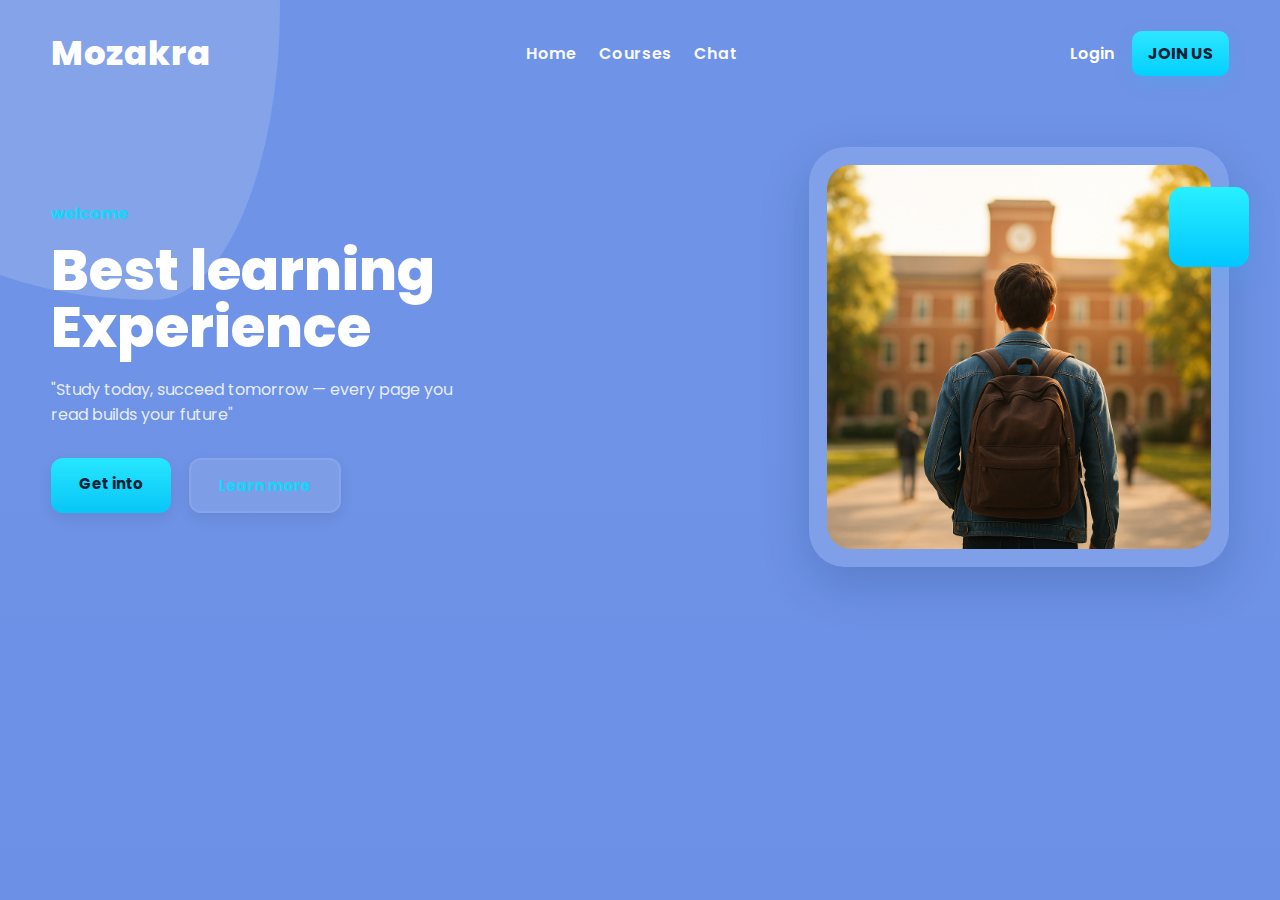
<file: index.html>
<!DOCTYPE html>
<html lang="en">
<head>
  <meta charset="utf-8" />
  <meta name="viewport" content="width=device-width,initial-scale=1" />
  <title>Mozakra</title>

  <link href="https://fonts.googleapis.com/css2?family=Poppins:wght@400;600;700;800&display=swap" rel="stylesheet">
  <link rel="stylesheet" href="style.css" />
</head>

<body>

  <!-- Decorative Blob -->
  <div class="bg-blob"></div>

  <header class="site-header">
    <div class="container header-inner">

      <div class="brand">Mozakra</div>

      <!-- MAIN NAV -->
      <nav>
    <a href="./index.html">Home</a>
    <a href="./sub_page.html">Courses</a>
    <a href="./chat.html">Chat</a>
    </nav>
 

      <!-- ACTIONS -->
      <div class="header-actions">
        <a href="./login.html" class="login">Login</a>
        <a href="./course.html" class="btn-join">JOIN US</a>
      </div>

    </div>
  </header>

  <main class="hero">
    <div class="container hero-inner">

      <div class="hero-left">
        <span class="kicker">welcome</span>
        <h1 class="hero-title">Best learning<br>Experience</h1>
        <p class="hero-sub">
          "Study today, succeed tomorrow — every page you read builds your future"
        </p>

        <div class="hero-ctas">
          <a href="./course.html" class="cta cta-primary">Get into</a>
          <a href="./sub_page.html" class="cta cta-secondary">Learn more</a>
        </div>
      </div>

      <div class="hero-right">
        <div class="image-card">
          <img src="./assets/KK.png" alt="student">
        </div>
        <div class="decor-square"></div>
      </div>

    </div>
  </main>

</body>
</html>
</file>
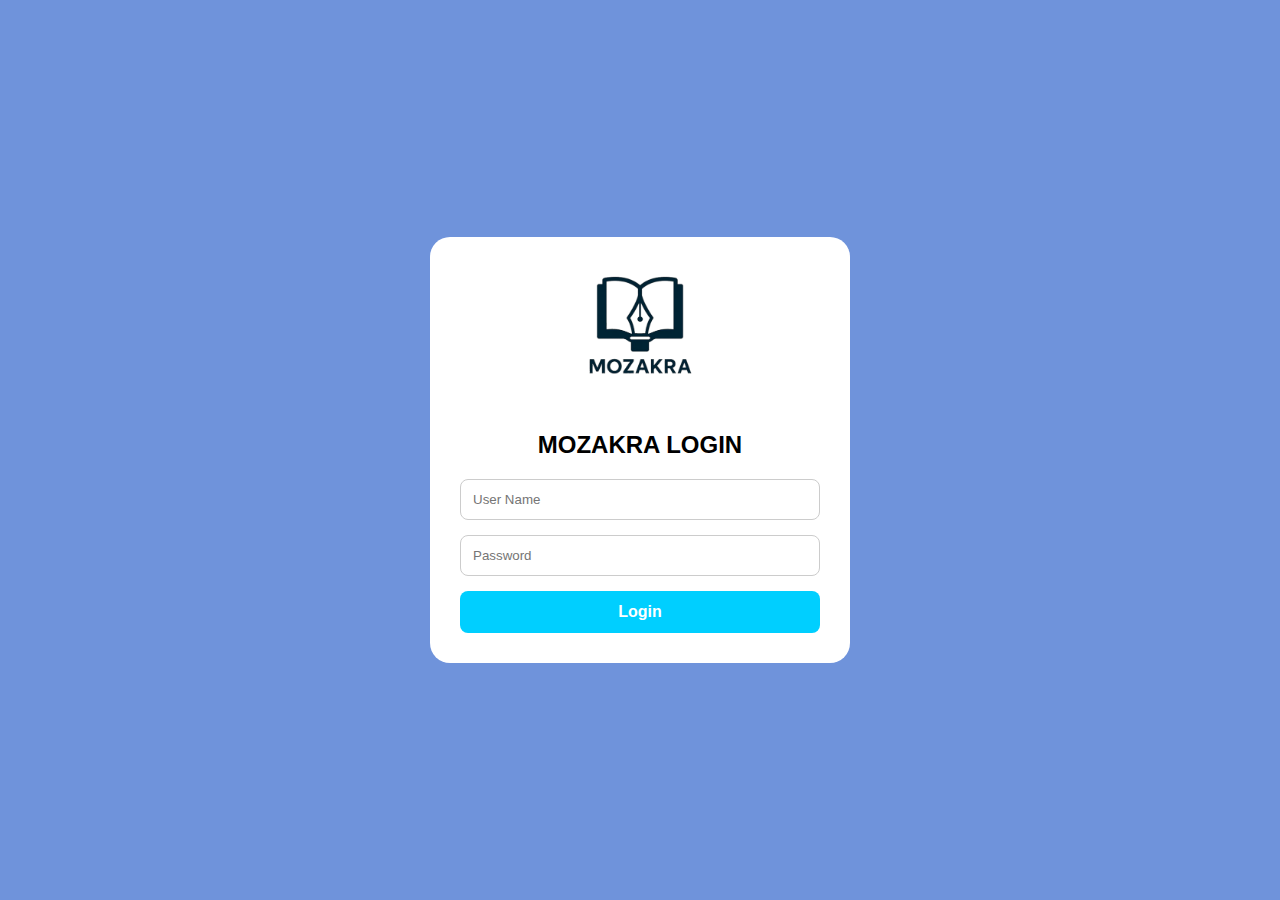
<file: admin.html>
<!DOCTYPE html>
<html lang="en">
<head>
    <meta charset="UTF-8">
    <meta name="viewport" content="width=device-width, initial-scale=1.0">
    <title>Admin Panel - Mozakra</title>
    <link href="https://fonts.googleapis.com/css2?family=Montserrat:wght@600;700;800&display=swap" rel="stylesheet">
    <style>
        :root {
            --main-blue: #6f93db;
            --accent-blue: #00cfff;
            --danger: #ff4d4d;
            --white: #ffffff;
            --gray-light: #f8fbff;
        }

        * { margin: 0; padding: 0; box-sizing: border-box; font-family: 'Montserrat', sans-serif; }
        body { background-color: var(--main-blue); min-height: 100vh; display: flex; justify-content: center; align-items: center; padding: 20px; }
        
        .admin-card { background: var(--white); width: 100%; max-width: 600px; min-height: 650px; padding: 40px; border-radius: 40px; text-align: center; box-shadow: 0 35px 80px rgba(0,0,0,0.3); display: flex; flex-direction: column; }
        
        .logo img { width: 160px; margin-bottom: 30px; }
        
        .tabs { display: flex; justify-content: center; gap: 20px; margin-bottom: 35px; border-bottom: 2px solid #f0f4f8; padding-bottom: 15px; }
        .tabs span { font-size: 11px; font-weight: 800; cursor: pointer; color: #cbd5e0; transition: 0.3s; text-transform: uppercase; padding: 5px; }
        .tabs span.active { color: var(--accent-blue); border-bottom: 4px solid var(--accent-blue); padding-bottom: 11px; }
        
        .dash-grid { display: grid; grid-template-columns: 1fr; gap: 20px; margin-bottom: 30px; }
        .dash-box { background: var(--gray-light); padding: 30px; border-radius: 25px; border: 2px solid #edf2f7; }
        .dash-box h4 { font-size: 11px; color: #a0aec0; text-transform: uppercase; margin-bottom: 10px; }
        .dash-box p { font-size: 40px; font-weight: 800; color: var(--main-blue); }

        .table-wrapper { flex: 1; overflow-y: auto; border-radius: 20px; background: var(--gray-light); padding: 10px; max-height: 350px; border: 1px solid #eee; }
        table { width: 100%; border-collapse: collapse; }
        td { padding: 15px; font-size: 14px; color: #555; border-bottom: 1px solid #eee; text-align: left; }

        .delete-btn { background: #fff0f0; color: var(--danger); border: none; padding: 8px 15px; border-radius: 8px; cursor: pointer; font-size: 11px; font-weight: bold; }
        
        input { width: 100%; padding: 18px; margin-bottom: 20px; border-radius: 15px; border: 2px solid #edf2f7; outline: none; font-size: 15px; background: #fbfbfb; }
        
        .btn-action { width: 100%; padding: 18px; background: var(--accent-blue); border: none; color: #fff; font-size: 16px; border-radius: 18px; font-weight: bold; cursor: pointer; transition: 0.3s; margin-bottom: 10px; }
        .btn-secondary { background: #718096; }
        
        .screen { display: none; animation: fadeIn 0.4s ease; }
        .screen.show { display: block; }
        @keyframes fadeIn { from { opacity: 0; transform: translateY(10px); } to { opacity: 1; transform: translateY(0); } }

        .btn-logout { background: none; border: none; color: var(--danger); font-weight: bold; cursor: pointer; font-size: 14px; margin-top: auto; padding-top: 20px; text-transform: uppercase; }
    </style>
</head>
<body>

<div class="admin-card">
    <div class="logo"><img src="assets/Rectangle-6.png" alt="Mozakra"></div>

    <div class="tabs">
        <span id="t-dash" class="active" onclick="show('dash')">Dashboard</span>
        <span id="t-upload" onclick="show('upload')">Add File</span>
        <span id="t-manage" onclick="show('manage'); loadFiles();">Manage Material</span>
        <span id="t-reset" onclick="show('reset')">Reset password</span>
    </div>

    <div id="dash" class="screen show">
        <div class="dash-grid">
            <div class="dash-box"><h4>Total Courses</h4><p id="count-courses">0</p></div>
        </div>
        
        <button class="btn-action" style="background: var(--main-blue);" onclick="show('upload')">➕ Upload New Material</button>
    </div>

    <div id="reset" class="screen">
        <h3>Update Password</h3><br>
        <input id="up-user" type="text" placeholder="Admin Email">
        <input id="up-pass" type="password" placeholder="New Password">
        <input id="up-repass" type="password" placeholder="Confirm Password">
        <button class="btn-action" onclick="updatePassword()">Update Account</button>
    </div>

    <div id="upload" class="screen">
        <h3>Publish New Course</h3><br>
        <input type="text" id="course-name-input" placeholder="Enter Course Name">
        <input type="file" id="pdfFile" accept=".pdf" style="border:none; background:none;">
        <button class="btn-action" onclick="uploadPDF()">Upload to Server</button>
    </div>

    <div id="manage" class="screen">
        <div class="table-wrapper">
            <table>
                <tbody id="files-list"></tbody>
            </table>
        </div>
        <button class="btn-action btn-secondary" style="margin-top:15px;" onclick="loadFiles()">Refresh List</button>
    </div>

    <button class="btn-logout" onclick="logout()">LOGOUT SYSTEM</button>
</div>

<script>
    const API_BASE = "https://mozakra-production.up.railway.app/api";
    let token = localStorage.getItem("token");

    function show(id) {
        document.querySelectorAll(".screen").forEach(s => s.classList.remove("show"));
        document.querySelectorAll(".tabs span").forEach(t => t.classList.remove("active"));
        document.getElementById(id).classList.add("show");
        document.getElementById('t-' + id).classList.add("active");
        if(id === 'dash') updateDashboard();
    }

    function logout() { localStorage.clear(); window.location.href = "login.html"; }

    async function updateDashboard() {
        try {
            const res = await fetch(`${API_BASE}/course`, { headers: { "Authorization": `Bearer ${token}` } });
            const courses = await res.json();
            document.getElementById("count-courses").innerText = Array.isArray(courses) ? courses.length : (courses.courses?.length || 0);
        } catch (e) { console.error("Dash error"); }
    }

    async function loadFiles() {
        const list = document.getElementById("files-list");
        list.innerHTML = "<tr><td style='text-align:center;'>Loading...</td></tr>";
        try {
            const res = await fetch(`${API_BASE}/course`, { headers: { "Authorization": `Bearer ${token}` } });
            const data = await res.json();
            const courses = Array.isArray(data) ? data : (data.courses || []);
            list.innerHTML = "";
            courses.forEach(item => {
                const row = document.createElement("tr");
                row.innerHTML = `
                    <td style="width:75%">${item.courseName}</td>
                    <td><button class="delete-btn" onclick="deleteFile('${item._id}')">Delete</button></td>
                `;
                list.appendChild(row);
            });
        } catch (e) { list.innerHTML = "<tr><td>Error loading files</td></tr>"; }
    }

    async function deleteFile(id) {
        if(!confirm("Are you sure?")) return;
        try {
            const res = await fetch(`${API_BASE}/course/${id}`, {
                method: "DELETE",
                headers: { "Authorization": `Bearer ${token}` }
            });
            if(res.ok) { loadFiles(); updateDashboard(); }
        } catch (e) { alert("Delete failed"); }
    }

    async function uploadPDF() {
        const file = document.getElementById("pdfFile").files[0];
        const name = document.getElementById("course-name-input").value;
        if(!file || !name) return alert("Fill all fields");
        const formData = new FormData();
        formData.append("pdf", file);
        formData.append("courseName", name);
        try {
            const res = await fetch(`${API_BASE}/upload`, {
                method: "POST",
                headers: { "Authorization": `Bearer ${token}` },
                body: formData
            });
            if(res.ok) { alert("Uploaded!"); show('manage'); loadFiles(); }
        } catch (e) { alert("Upload error"); }
    }

    async function updatePassword() {
        const payload = { 
            userName: document.getElementById("up-user").value, 
            newPassword: document.getElementById("up-pass").value, 
            rePassword: document.getElementById("up-repass").value 
        };
        try {
            const res = await fetch(`${API_BASE}/update-password`, {
                method: "PUT",
                headers: { "Content-Type": "application/json", "Authorization": `Bearer ${token}` },
                body: JSON.stringify(payload)
            });
            alert(res.ok ? "Account Updated" : "Failed to update");
        } catch (e) { alert("Network Error"); }
    }

    window.onload = () => { if(!token) window.location.href="login.html"; updateDashboard(); };
</script>
</body>
</html>
</file>
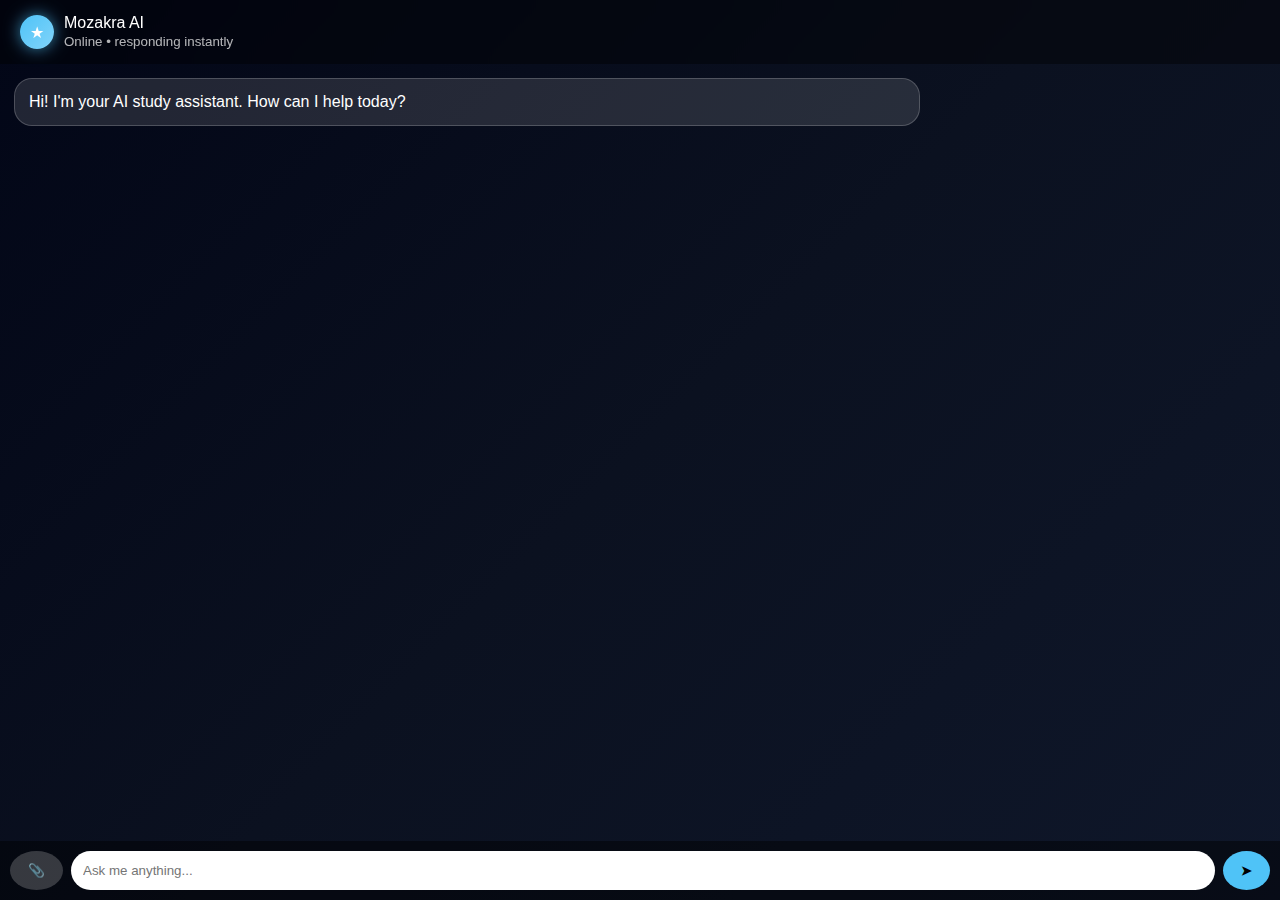
<file: chat.html>
<!DOCTYPE html>
<html lang="en">
<head>
<meta charset="UTF-8" />
<title>Mozakra AI</title>

<style>
body {
  margin: 0;
  font-family: Arial, Helvetica, sans-serif;
  background: linear-gradient(135deg,#020617,#0b1120,#0f172a);
  color: white;
  height: 100vh;
  display: flex;
  flex-direction: column;
}

header {
  padding: 14px 20px;
  background: rgba(0,0,0,.4);
  backdrop-filter: blur(12px);
  display: flex;
  align-items: center;
  gap: 10px;
}

.avatar {
  width: 34px;
  height: 34px;
  border-radius: 50%;
  background: linear-gradient(135deg,#4fc3f7,#81d4fa);
  display: flex;
  align-items: center;
  justify-content: center;
  box-shadow: 0 0 16px #4fc3f7aa;
}

.chat {
  flex: 1;
  overflow-y: auto;
  padding: 14px;
}

.message {
  max-width: 70%;
  margin-bottom: 10px;
  padding: 12px 14px;
  border-radius: 18px;
  line-height: 1.4;
  animation: fadeIn .25s ease;
}

.user {
  background: linear-gradient(135deg,#4fc3f7,#81d4fa);
  color: black;
  margin-left: auto;
}

.ai {
  background: rgba(255,255,255,.12);
  border: 1px solid rgba(255,255,255,.2);
}

.typing {
  font-size: 12px;
  opacity: .7;
  margin: 6px 0;
}

.input-bar {
  padding: 10px;
  display: flex;
  gap: 8px;
  background: rgba(0,0,0,.45);
}

input[type=text] {
  flex: 1;
  padding: 12px;
  border-radius: 20px;
  border: none;
  outline: none;
}

button {
  padding: 0 18px;
  border-radius: 50%;
  border: none;
  cursor: pointer;
  background: #4fc3f7;
  font-weight: bold;
}

.attach {
  background: rgba(255,255,255,.2);
  color: white;
}

.file-preview {
  font-size: 12px;
  opacity: .8;
  margin-bottom: 6px;
}

@keyframes fadeIn {
  from { opacity: 0; transform: translateY(6px); }
  to { opacity: 1; transform: translateY(0); }
}
</style>
</head>

<body>

<header>
  <div class="avatar">★</div>
  <div>
    <div>Mozakra AI</div>
    <small style="opacity:.7">Online • responding instantly</small>
  </div>
</header>

<div class="chat" id="chat"></div>

<div class="input-bar">
  <input type="file" id="file" hidden />
  <button class="attach" onclick="pickFile()">📎</button>
  <input type="text" id="message" placeholder="Ask me anything..." />
  <button onclick="send()">➤</button>
</div>

<script>
const API = "https://mozakra-production.up.railway.app/api/chat";
const chat = document.getElementById("chat");
const input = document.getElementById("message");
const fileInput = document.getElementById("file");

let selectedFile = null;

/* ================= UI HELPERS ================= */
function addMessage(text, sender) {
  const div = document.createElement("div");
  div.className = "message " + sender;
  div.innerText = text;
  chat.appendChild(div);
  chat.scrollTop = chat.scrollHeight;
}

function addTyping() {
  const div = document.createElement("div");
  div.className = "typing";
  div.id = "typing";
  div.innerText = "Mozakra AI is typing...";
  chat.appendChild(div);
  chat.scrollTop = chat.scrollHeight;
}

function removeTyping() {
  const t = document.getElementById("typing");
  if (t) t.remove();
}

/* ================= FILE ================= */
function pickFile() {
  fileInput.click();
}

fileInput.onchange = () => {
  selectedFile = fileInput.files[0];
  addMessage("📎 " + selectedFile.name, "user");
};

/* ================= SEND ================= */
async function send() {
  const text = input.value.trim();
  if (!text && !selectedFile) return;

  if (text) addMessage(text, "user");
  input.value = "";

  addTyping();

  try {
    let responseText = "";

    if (selectedFile) {
      const formData = new FormData();
      formData.append("message", text);
      formData.append("file", selectedFile);

      const res = await fetch(API, {
        method: "POST",
        body: formData
      });

      const data = await res.json();
      responseText = data.reply || "AI responded.";
      selectedFile = null;
    } else {
      const res = await fetch(API, {
        method: "POST",
        headers: { "Content-Type": "application/json" },
        body: JSON.stringify({ message: text })
      });

      const data = await res.json();
      responseText = data.reply || "AI responded.";
    }

    removeTyping();
    addMessage(responseText, "ai");

  } catch (e) {
    removeTyping();
    addMessage("Something went wrong.", "ai");
  }
}

/* ================= INIT ================= */
addMessage("Hi! I'm your AI study assistant. How can I help today?", "ai");
</script>

</body>
</html>
</file>
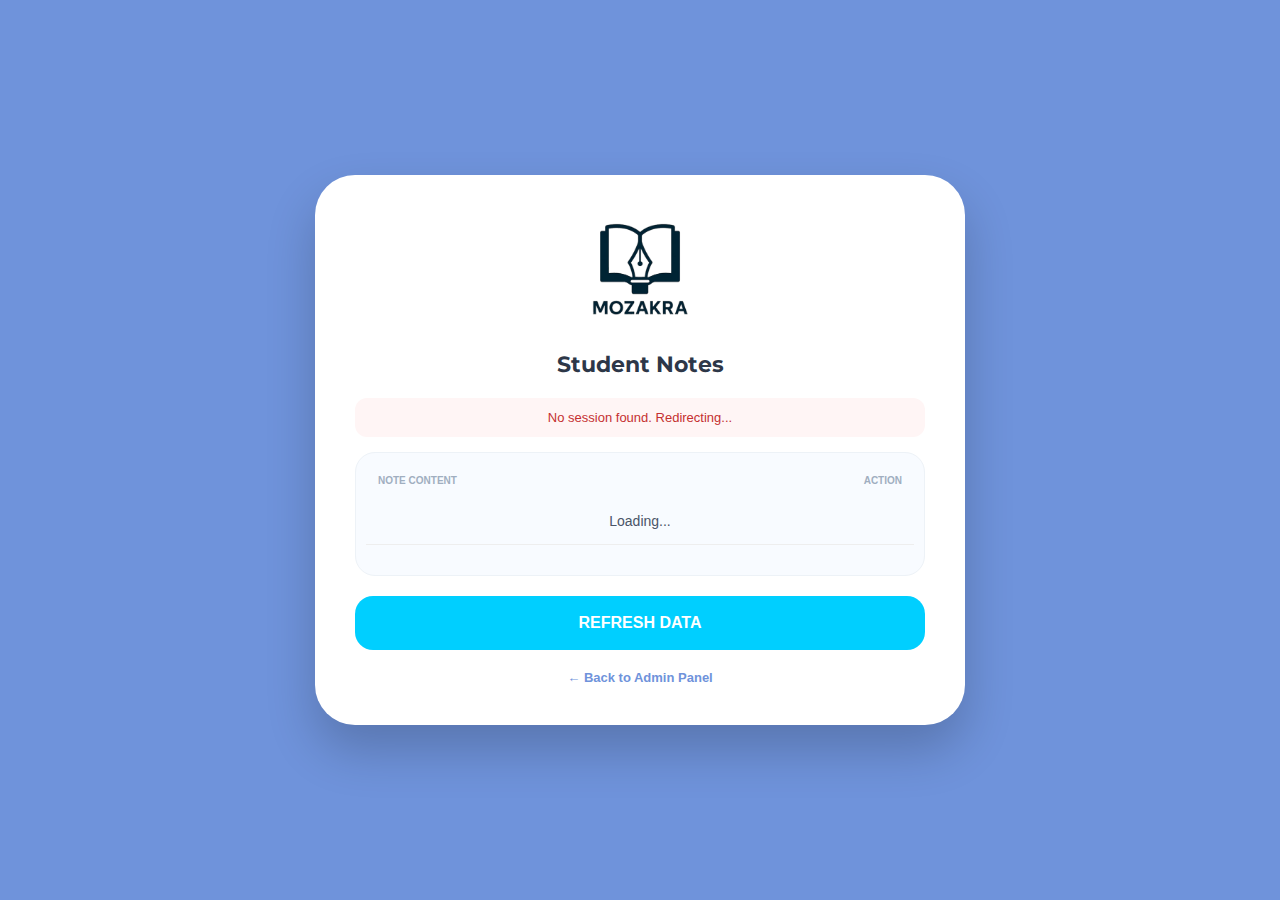
<file: checknotes.html>
<!DOCTYPE html>
<html lang="en">
<head>
    <meta charset="UTF-8">
    <meta name="viewport" content="width=device-width, initial-scale=1.0">
    <title>Manage Notes - Mozakra</title>
    <link href="https://fonts.googleapis.com/css2?family=Montserrat:wght@700;800&display=swap" rel="stylesheet">
    <style>
        :root {
            --main-blue: #6f93db;
            --accent-blue: #00cfff;
            --danger: #ff4d4d;
            --white: #ffffff;
            --gray-light: #f8fbff;
        }

        * { margin: 0; padding: 0; box-sizing: border-box; font-family: 'Segoe UI', sans-serif; }
        body { background-color: var(--main-blue); min-height: 100vh; display: flex; justify-content: center; align-items: center; padding: 20px; }

        .admin-card {
            background: var(--white);
            width: 100%;
            max-width: 650px;
            min-height: 550px;
            border-radius: 40px;
            padding: 40px;
            box-shadow: 0 25px 50px rgba(0,0,0,0.2);
            display: flex;
            flex-direction: column;
            text-align: center;
        }

        .logo img { width: 130px; margin-bottom: 20px; }
        h2 { font-family: 'Montserrat', sans-serif; font-size: 22px; color: #2d3748; margin-bottom: 20px; }

        #status-msg {
            padding: 12px;
            border-radius: 12px;
            font-size: 13px;
            margin-bottom: 15px;
            display: none;
        }

        .table-wrapper {
            flex: 1;
            overflow-y: auto;
            border-radius: 20px;
            background: var(--gray-light);
            padding: 10px;
            max-height: 350px;
            border: 1px solid #edf2f7;
        }

        table { width: 100%; border-collapse: collapse; }
        th { text-align: left; font-size: 10px; color: #a0aec0; text-transform: uppercase; padding: 12px; }
        td { padding: 15px; font-size: 14px; color: #4a5568; border-bottom: 1px solid #eee; text-align: left; }

        .delete-btn {
            background: #fff5f5;
            color: var(--danger);
            border: none;
            padding: 7px 12px;
            border-radius: 8px;
            cursor: pointer;
            font-size: 11px;
            font-weight: bold;
            transition: 0.2s;
        }
        .delete-btn:hover { background: var(--danger); color: white; }

        .btn-refresh {
            background: var(--accent-blue);
            color: white;
            border: none;
            padding: 18px;
            border-radius: 18px;
            margin-top: 20px;
            font-weight: 800;
            cursor: pointer;
            width: 100%;
            font-size: 16px;
        }

        .back-link { display: inline-block; margin-top: 20px; color: var(--main-blue); text-decoration: none; font-weight: bold; font-size: 13px; }
    </style>
</head>
<body>

    <div class="admin-card">
        <div class="logo"><img src="assets/Rectangle-6.png" alt="Mozakra"></div>
        <h2>Student Notes</h2>

        <div id="status-msg"></div>

        <div class="table-wrapper">
            <table>
                <thead>
                    <tr>
                        <th>Note Content</th>
                        <th style="text-align: right;">Action</th>
                    </tr>
                </thead>
                <tbody id="notes-list">
                    <tr><td colspan="2" style="text-align:center;">Loading...</td></tr>
                </tbody>
            </table>
        </div>

        <button class="btn-refresh" onclick="fetchNotes()">REFRESH DATA</button>
        <a href="admin.html" class="back-link">← Back to Admin Panel</a>
    </div>

    <script>
        const API_BASE = "https://mozakra-production.up.railway.app/api";

        function updateStatus(text, isError = false) {
            const msg = document.getElementById("status-msg");
            msg.innerText = text;
            msg.style.display = "block";
            msg.style.backgroundColor = isError ? "#fff5f5" : "#f0fff4";
            msg.style.color = isError ? "#c53030" : "#2f855a";
        }

        async function fetchNotes() {
            const token = localStorage.getItem("token");
            const list = document.getElementById("notes-list");

            if (!token) {
                updateStatus("No session found. Redirecting...", true);
                setTimeout(() => window.location.href = "login.html", 2000);
                return;
            }

            try {
                const res = await fetch(`${API_BASE}/get-notes`, {
                    method: "GET",
                    headers: { 
                        "Authorization": `Bearer ${token.trim()}`,
                        "Content-Type": "application/json"
                    }
                });

                if (res.status === 401) {
                    updateStatus("Session Expired (401). Please Re-login.", true);
                    return;
                }

                const data = await res.json();
                const notes = data.notes || data.data || [];

                list.innerHTML = "";
                if (notes.length === 0) {
                    list.innerHTML = "<tr><td colspan='2' style='text-align:center;'>No notes found.</td></tr>";
                    return;
                }

                notes.forEach(n => {
                    const row = `<tr>
                        <td>${n.description}</td>
                        <td style="text-align: right;"><button class="delete-btn" onclick="deleteNote('${n._id}')">Delete</button></td>
                    </tr>`;
                    list.insertAdjacentHTML('beforeend', row);
                });
                updateStatus("Data Updated Successfully!");

            } catch (err) {
                updateStatus("Connection Error. Check your internet.", true);
            }
        }

        async function deleteNote(id) {
            const token = localStorage.getItem("token");
            if(!confirm("Are you sure?")) return;
            try {
                const res = await fetch(`${API_BASE}/note/${id}`, {
                    method: "DELETE",
                    headers: { "Authorization": `Bearer ${token.trim()}` }
                });
                if(res.ok) fetchNotes();
                else updateStatus("Failed to delete. Access denied.", true);
            } catch (e) { alert("Error connecting to server."); }
        }

        window.onload = fetchNotes;
    </script>
</body>
</html>
</file>
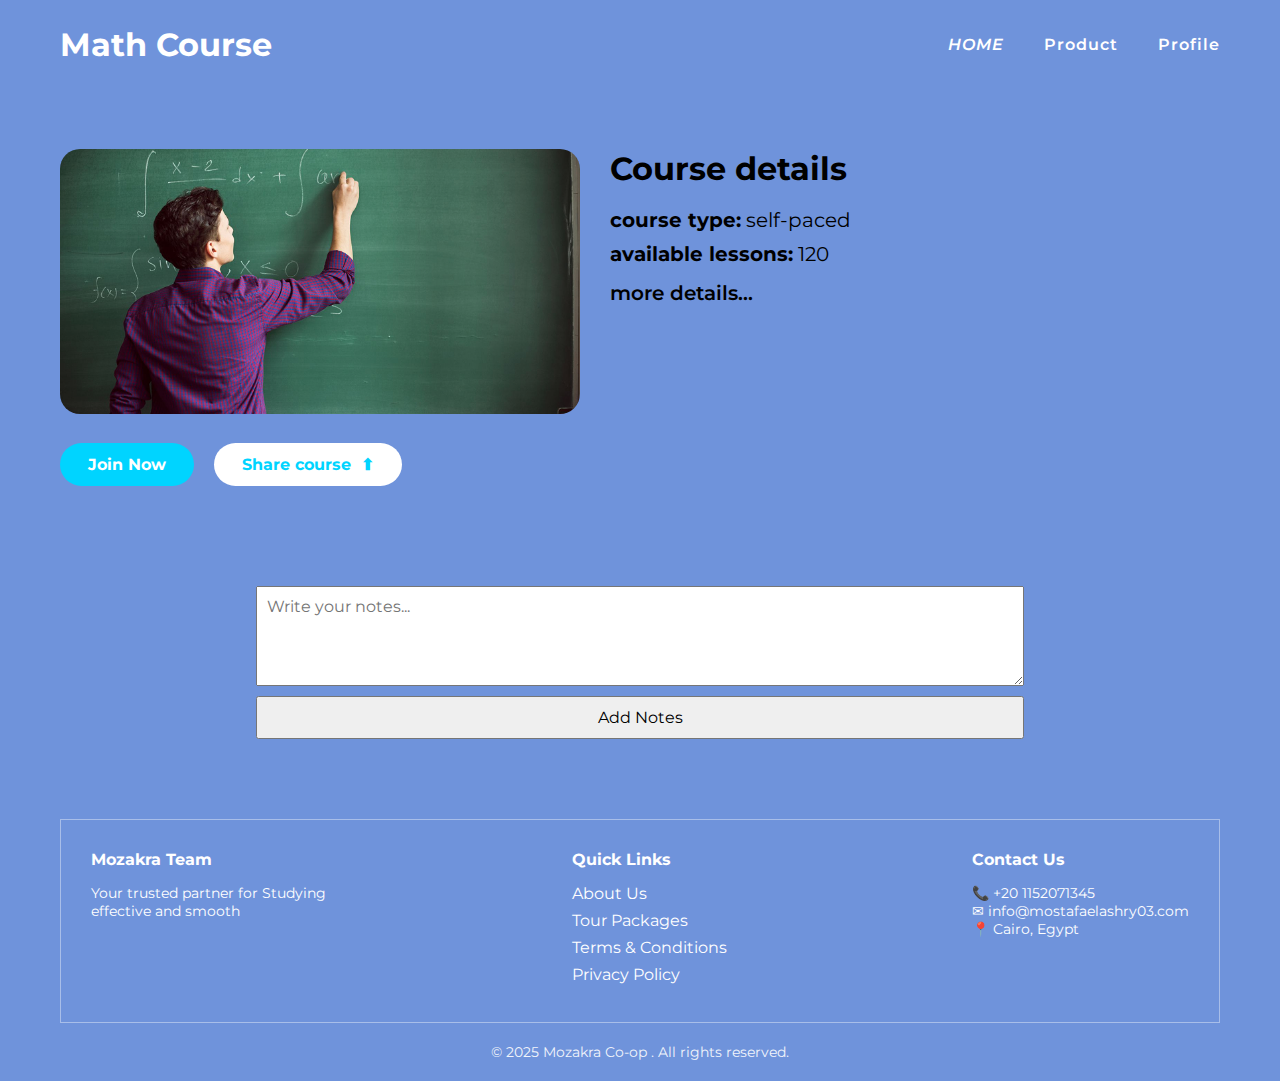
<file: course.html>
<!DOCTYPE html>
<html lang="en">
<head>
  <meta charset="UTF-8" />
  <meta name="viewport" content="width=device-width, initial-scale=1.0" />
  <title>Math Course</title>

  <!-- CSS -->
  <link rel="stylesheet" href="course.css" />

  <!-- Google Font -->
  <link href="https://fonts.googleapis.com/css2?family=Montserrat:wght@500;600;700&display=swap" rel="stylesheet" />

  <style>
    .comment-wrapper {
      width: 60%;
      margin: 40px auto;
      display: flex;
      flex-direction: column;
    }

    .comment-wrapper textarea {
      height: 100px;
      padding: 10px;
      font-size: 16px;
    }

    .comment-wrapper button {
      margin-top: 10px;
      padding: 10px;
      font-size: 16px;
      cursor: pointer;
    }
  </style>
</head>

<body>

<!-- Navbar -->
<header class="navbar">
  <div class="logo">Math Course</div>
  <nav class="nav-links">
    <a class="active" href="#">HOME</a>
    <a href="#">Product</a>
    <a href="#">Profile</a>
  </nav>
</header>

<!-- Course Section -->
<section class="course">
  <div class="course-left">
    <img src="assets/math-course.png" alt="Math Course">

    <div class="course-buttons">
      <button class="btn join">Join Now</button>
      <button class="btn share">
        Share course <span>⬆</span>
      </button>
    </div>
  </div>

  <div class="course-right">
    <h2>Course details</h2>
    <p><strong>course type:</strong> self-paced</p>
    <p><strong>available lessons:</strong> 120</p>
    <p class="more">more details...</p>
  </div>
</section>

<!-- Comment Section -->
<div class="comment-wrapper">
  <textarea id="commentText" placeholder="Write your notes..."></textarea>
  <button onclick="addNote()">Add Notes</button>
</div>

<!-- Footer -->
<footer class="footer">
  <div class="footer-box">
    <h4>Mozakra Team</h4>
    <p>Your trusted partner for Studying<br>effective and smooth</p>
  </div>

  <div class="footer-box">
    <h4>Quick Links</h4>
    <a href="#">About Us</a>
    <a href="#">Tour Packages</a>
    <a href="#">Terms & Conditions</a>
    <a href="#">Privacy Policy</a>
  </div>

  <div class="footer-box">
    <h4>Contact Us</h4>
    <p>📞 +20 1152071345</p>
    <p>✉ info@mostafaelashry03.com</p>
    <p>📍 Cairo, Egypt</p>
  </div>
</footer>

<div class="copyright">
  © 2025 Mozakra Co-op . All rights reserved.
</div>

<!-- ================= JS ================= -->
<script>
/* ================= CONFIG ================= */
const COURSE_ID = "692ef2479cbcd67d3ca22f86"; // ID الكورس الصح
const API_BASE = "https://mozakra-production.up.railway.app/api";

/* ================= ADD NOTE ================= */
function addNote() {
  const token = localStorage.getItem("token");
  const note = document.getElementById("commentText").value.trim();

  if (!token) {
    alert("Please login first ❌");
    return;
  }

  if (!note) {
    alert("Write a note first ✍️");
    return;
  }

  console.log("TOKEN:", token);
  console.log("NOTE:", note);
  console.log("COURSE:", COURSE_ID);

  fetch(`${API_BASE}/courses/${COURSE_ID}/comment`, {
    method: "POST",
    headers: {
      "Content-Type": "application/json",
      "authorization": token   // 👈 الباك مستني التوكن كده
    },
    body: JSON.stringify({
      comment: note
    })
  })
  .then(res => {
    if (!res.ok) throw new Error("Request failed");
    return res.json();
  })
  .then(data => {
    console.log("SUCCESS:", data);
    alert("Note added successfully ✅");
    document.getElementById("commentText").value = "";
  })
  .catch(err => {
    console.error("ERROR:", err);
    alert("Error adding note ❌");
  });
}

/* ================= GET COURSE (اختياري) ================= */
fetch(`${API_BASE}/courses/${COURSE_ID}`)
  .then(res => res.json())
  .then(data => {
    console.log("COURSE DATA:", data);
  })
  .catch(() => {});
</script>
</body>
</html>
</file>
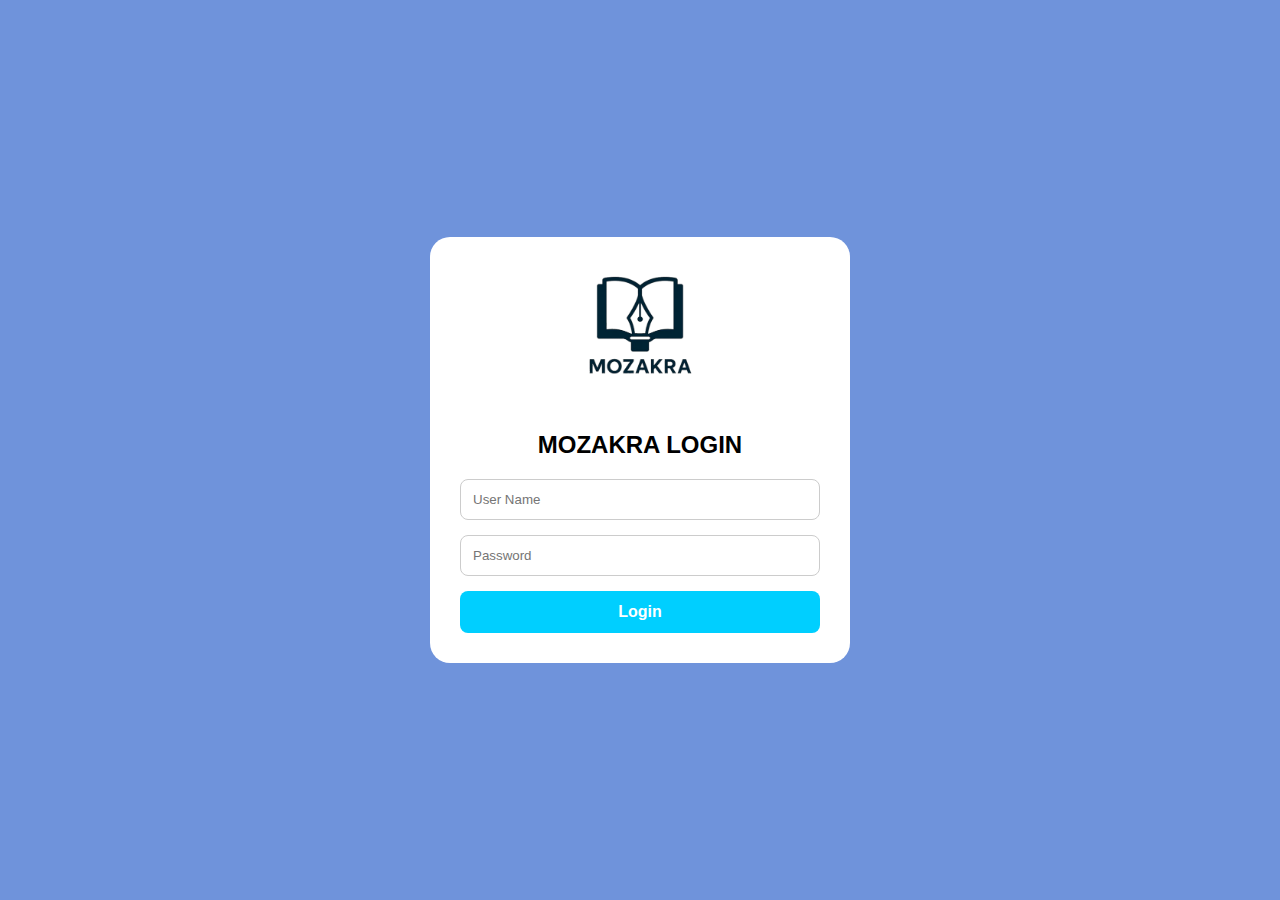
<file: dashboard.html>
<!DOCTYPE html>
<html lang="en">
<head>
    <meta charset="UTF-8">
    <meta name="viewport" content="width=device-width, initial-scale=1.0">
    <title>Mozakra - Admin Dashboard</title>
    <link href="https://fonts.googleapis.com/css2?family=Montserrat:wght@600;700&family=Segoe+UI:wght@400;600&display=swap" rel="stylesheet">
    <style>
        :root {
            --main-blue: #6f93db;
            --accent-blue: #00cfff;
            --white: #ffffff;
            --text-gray: #888;
            --bg-light: #f4f7fe;
        }

        * { margin: 0; padding: 0; box-sizing: border-box; font-family: 'Segoe UI', sans-serif; }
        
        body { 
            background-color: var(--main-blue); 
            height: 100vh; 
            display: flex; 
            overflow: hidden;
        }

        /* --- Navbar (Right) --- */
        .navbar {
            width: 240px;
            background: var(--white);
            height: 100vh;
            display: flex;
            flex-direction: column;
            padding: 40px 20px;
            box-shadow: -5px 0 15px rgba(0,0,0,0.1);
            order: 2;
        }

        .navbar .logo img { width: 120px; margin-bottom: 40px; align-self: center; }

        .nav-link {
            text-decoration: none;
            color: #bbb;
            font-family: 'Montserrat', sans-serif;
            font-size: 13px;
            font-weight: 700;
            text-transform: uppercase;
            padding: 15px;
            margin-bottom: 5px;
            transition: 0.3s;
            text-align: right;
            border-radius: 10px;
        }

        .nav-link.active { color: var(--accent-blue); background: #f0f7ff; }
        .nav-link:hover:not(.active) { color: var(--main-blue); background: #f9f9f9; }

        /* --- Main Content --- */
        .main-content {
            flex: 1;
            padding: 40px;
            display: flex;
            flex-direction: column;
            gap: 30px;
            order: 1;
            overflow-y: auto;
        }

        .welcome-section {
            color: var(--white);
            text-align: left;
        }

        .welcome-section h1 { font-family: 'Montserrat', sans-serif; font-size: 28px; margin-bottom: 5px; }
        .welcome-section p { font-size: 14px; opacity: 0.9; }

        /* --- Stats Cards --- */
        .stats-grid {
            display: grid;
            grid-template-columns: repeat(auto-fit, minmax(200px, 1fr));
            gap: 20px;
        }

        .stat-card {
            background: var(--white);
            padding: 25px;
            border-radius: 20px;
            box-shadow: 0 10px 25px rgba(0,0,0,0.1);
            transition: 0.3s;
        }

        .stat-card:hover { transform: translateY(-5px); }
        .stat-card h3 { color: var(--text-gray); font-size: 12px; text-transform: uppercase; margin-bottom: 10px; }
        .stat-card .value { font-family: 'Montserrat', sans-serif; font-size: 24px; color: var(--main-blue); }

        /* --- Quick Actions Card --- */
        .actions-card {
            background: var(--white);
            border-radius: 25px;
            padding: 30px;
            box-shadow: 0 15px 35px rgba(0,0,0,0.2);
        }

        .actions-card h2 {
            font-family: 'Montserrat', sans-serif;
            font-size: 18px;
            margin-bottom: 20px;
            color: #333;
            border-bottom: 2px solid #f0f0f0;
            padding-bottom: 10px;
        }

        .action-btns {
            display: grid;
            grid-template-columns: repeat(auto-fit, minmax(150px, 1fr));
            gap: 15px;
        }

        .quick-btn {
            padding: 20px;
            background: var(--bg-light);
            border: none;
            border-radius: 15px;
            cursor: pointer;
            text-align: center;
            transition: 0.3s;
        }

        .quick-btn:hover { background: var(--accent-blue); color: white; }
        .quick-btn i { font-size: 20px; display: block; margin-bottom: 10px; }
        .quick-btn span { font-weight: bold; font-size: 13px; }

        /* Logout */
        .logout-link { margin-top: auto; color: #ff4d4d; font-weight: bold; text-align: center; cursor: pointer; font-size: 12px; }

    </style>
</head>
<body>

    <div class="main-content">
        <div class="welcome-section">
            <h1 id="adminName">Welcome, Admin</h1>
            <p>Here is what's happening in Mozakra today.</p>
        </div>

        <div class="stats-grid">
            <div class="stat-card">
                <h3>Total Students</h3>
                <div class="value" id="userCount">...</div>
            </div>
            <div class="stat-card">
                <h3>Courses Uploaded</h3>
                <div class="value" id="courseCount">...</div>
            </div>
            <div class="stat-card" style="border-right: 4px solid var(--accent-blue);">
                <h3>Active Sessions</h3>
                <div class="value">24</div>
            </div>
        </div>

        <div class="actions-card">
            <h2>Quick Management</h2>
            <div class="action-btns">
                <button class="quick-btn" onclick="location.href='admin.html'">
                    <span>Manage Users</span>
                </button>
                <button class="quick-btn" onclick="location.href='admin.html'">
                    <span>Upload Content</span>
                </button>
                <button class="quick-btn" onclick="location.href='notes.html'">
                    <span>Check Notes</span>
                </button>
                <button class="quick-btn" onclick="location.href='profile.html'">
                    <span>Edit Profile</span>
                </button>
            </div>
        </div>
    </div>

    <nav class="navbar">
        <div class="logo">
            <img src="assets/Rectangle-6.png" alt="Mozakra">
        </div>
        <a href="#" class="nav-link active">Dashboard</a>
        <a href="about.html" class="nav-link">Courses</a>
        <a href="notes.html" class="nav-link">Notes</a>
        <a href="profile.html" class="nav-link">Profile</a>
        <div class="logout-link" onclick="logout()">LOGOUT</div>
    </nav>

    <script>
        const API_BASE = "https://mozakra-production.up.railway.app/api";
        const token = localStorage.getItem("token");

        if (!token) window.location.href = "login.html";

        function logout() { localStorage.clear(); window.location.href = "login.html"; }

        // وظيفة لجلب إحصائيات حقيقية من السيرفر
        async function fetchStats() {
            try {
                // جلب الكورسات
                const courseRes = await fetch(`${API_BASE}/course`, {
                    headers: { "Authorization": `Bearer ${token}` }
                });
                const courses = await courseRes.json();
                document.getElementById("courseCount").innerText = courses.length || 0;

                // هنا يمكنك إضافة fetch لجلب عدد المستخدمين إذا كان الـ API يدعم ذلك
                document.getElementById("userCount").innerText = "150+"; 
            } catch (e) {
                console.error("Stats fetch failed");
            }
        }

        window.onload = fetchStats;
    </script>
</body>
</html>
</file>
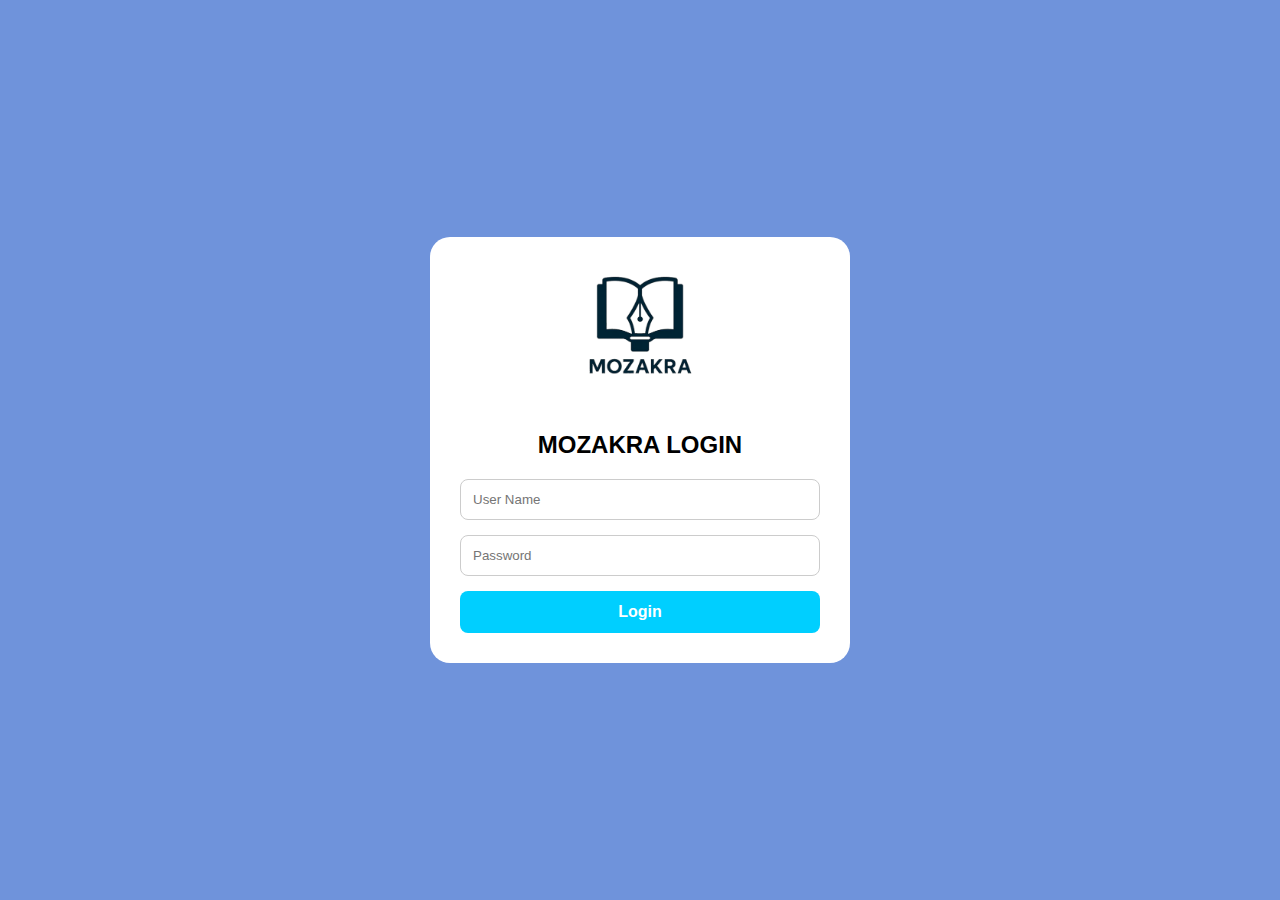
<file: login.html>
<!DOCTYPE html>
<html lang="en">
<head>
    <meta charset="UTF-8">
    <title>Mozakra Login</title>
    <style>
        body { margin: 0; height: 100vh; background: #6f93db; display: flex; justify-content: center; align-items: center; font-family: Arial, sans-serif; }
        .login-card { background: #fff; width: 360px; padding: 30px; border-radius: 20px; text-align: center; }
        .logo img { width: 140px; margin-bottom: 20px; }
        input { width: 100%; padding: 12px; margin-bottom: 15px; border-radius: 8px; border: 1px solid #ccc; box-sizing: border-box; }
        button { width: 100%; padding: 12px; background: #00cfff; border: none; color: #fff; font-size: 16px; border-radius: 8px; font-weight: bold; cursor: pointer; }
        button:disabled { background: #ccc; }
        #error-msg { color: red; font-size: 14px; margin-top: 10px; display: none; }
    </style>
</head>
<body>
    <div class="login-card">
        <div class="logo"><img src="assets/Rectangle-6.png" alt="Mozakra"></div>
        <h2>MOZAKRA LOGIN</h2>
        <input id="username-input" type="text" placeholder="User Name">
        <input id="password-input" type="password" placeholder="Password">
        <button id="login-btn" onclick="login()">Login</button>
        <p id="error-msg"></p>
    </div>

    <script>
        async function login() {
            const usernameInput = document.getElementById("username-input");
            const passwordInput = document.getElementById("password-input");
            const loginBtn = document.getElementById("login-btn");
            const errorMsg = document.getElementById("error-msg");

            const userName = usernameInput.value.trim();
            const password = passwordInput.value.trim();

            if (!userName || !password) {
                alert("Please enter username and password");
                return;
            }

            loginBtn.innerText = "Logging in...";
            loginBtn.disabled = true;
            errorMsg.style.display = "none";

            try {
                const response = await fetch("https://mozakra-production.up.railway.app/api/login", {
                    method: "POST",
                    headers: { "Content-Type": "application/json" },
                    body: JSON.stringify({ userName, password })
                });

                const data = await response.json();

                if (response.ok && data.token) {
                    localStorage.setItem("token", data.token);
                    localStorage.setItem("user", JSON.stringify(data.user));

                    // الفحص الصحيح للأدمن (بناءً على مصفوفة roles)
                    const userRoles = data.user.roles || [];
                    if (userRoles.includes("admin")) {
                        window.location.href = "admin.html";
                    } else {
                        window.location.href = "sub_page.html";
                    }
                } else {
                    throw new Error(data.message || "Invalid credentials");
                }
            } catch (error) {
                errorMsg.innerText = error.message;
                errorMsg.style.display = "block";
            } finally {
                loginBtn.innerText = "Login";
                loginBtn.disabled = false;
            }
        }
    </script>
</body>
</html>
</file>
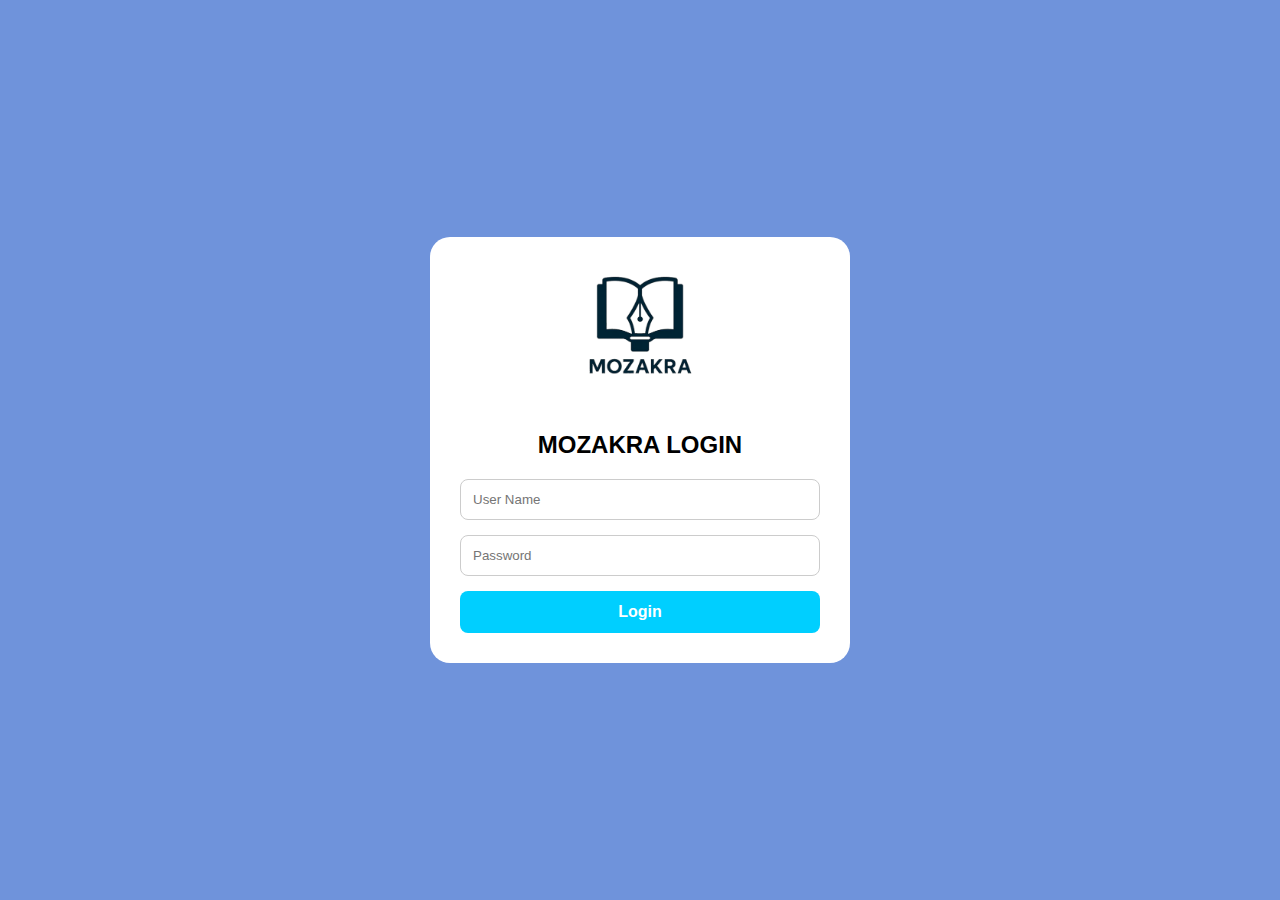
<file: note.html>
<!DOCTYPE html>
<html lang="en">
<head>
<meta charset="UTF-8">
<title>Mozakra Notes</title>

<style>
body {
  margin: 0;
  font-family: Arial, sans-serif;
  background: #6f93db;
}

header {
  display: flex;
  justify-content: space-between;
  padding: 20px 60px;
  color: white;
}

nav a {
  color: white;
  margin-left: 20px;
  text-decoration: none;
  font-weight: bold;
}

.container {
  margin: 30px 40px;
  background: white;
  border-radius: 20px;
  padding: 20px;
}

.header-row {
  display: flex;
  justify-content: space-between;
  align-items: center;
}

.add-btn {
  padding: 8px 14px;
  border-radius: 10px;
  border: none;
  cursor: pointer;
  background: #1976d2;
  color: white;
  font-weight: bold;
}

.note {
  border: 1px solid #ddd;
  border-radius: 14px;
  padding: 14px;
  margin-top: 12px;
}

.note small {
  color: gray;
}

.actions {
  margin-top: 10px;
}

.actions button {
  margin-right: 8px;
  border: none;
  padding: 6px 10px;
  border-radius: 8px;
  cursor: pointer;
}

.edit {
  background: #ff9800;
  color: white;
}

.delete {
  background: #f44336;
  color: white;
}

/* Modal */
.modal {
  position: fixed;
  inset: 0;
  background: rgba(0,0,0,.4);
  display: none;
  align-items: center;
  justify-content: center;
}

.modal-content {
  background: white;
  width: 400px;
  border-radius: 16px;
  padding: 20px;
}

.modal textarea {
  width: 100%;
  height: 120px;
  padding: 10px;
}

.modal-actions {
  text-align: right;
  margin-top: 10px;
}
</style>
</head>

<body>

<header>
  <h2>Mozakra</h2>
  <nav>
    <a href="sub_page.html">Home</a>
    <a href="chat.html">Mozakra AI</a>
    <a href="login.html">Logout</a>
  </nav>
</header>

<div class="container">
  <div class="header-row">
    <h2>Notes</h2>
    <button class="add-btn" onclick="openEditor()">+ Add Note</button>
  </div>

  <div id="notesList">Loading...</div>
</div>

<!-- Editor Modal -->
<div class="modal" id="editor">
  <div class="modal-content">
    <h3 id="editorTitle">New Note</h3>
    <textarea id="noteText"></textarea>
    <div class="modal-actions">
      <button onclick="closeEditor()">Cancel</button>
      <button onclick="saveNote()">Save</button>
    </div>
  </div>
</div>

<script>
/* ================= CONFIG ================= */
const API = "https://mozakra-production.up.railway.app/api";
const TOKEN_KEY = "token"; // ⚠️ عدل الاسم لو مختلف في مشروعك

const token = localStorage.getItem(TOKEN_KEY);

if (!token) {
  alert("Session expired. Please login again.");
  window.location.href = "login.html";
}

/* ================= HELPERS ================= */
function authHeaders() {
  // البحث عن التوكن في أماكن مختلفة
  const token =
    localStorage.getItem("token") ||
    localStorage.getItem("accessToken") ||
    localStorage.getItem("authToken") ||
    localStorage.getItem("jwt") ||
    localStorage.getItem("auth_token");

  if (!token) {
    console.error("No authentication token found");
    
    // تحقق إذا كان المستخدم في صفحة الدخول بالفعل
    if (!window.location.href.includes("login.html")) {
      alert("Your session has expired. Please login again.");
      window.location.href = "login.html";
    }
    
    throw new Error("No authentication token available");
  }

  console.log("Using token:", token.substring(0, 20) + "...");

  return {
    "Content-Type": "application/json",
    "Authorization": `Bearer ${token}`
  };
}

let editingId = null;

/* ================= LOAD NOTES ================= */
function loadNotes() {
  fetch(API + "/get-notes", {
    headers: authHeaders()
  })
  .then(res => {
    if (res.status === 401) throw new Error("Unauthorized");
    return res.json();
  })
  .then(data => {
    const list = document.getElementById("notesList");
    list.innerHTML = "";

    if (!data.notes || data.notes.length === 0) {
      list.innerHTML = "No notes yet.";
      return;
    }

    data.notes.forEach(note => {
      const div = document.createElement("div");
      div.className = "note";

      const content = note.description || "— No content —";
      const owner = note.ownerUsername || "You";

      div.innerHTML = `
        <p>${content}</p>
        <small>${owner}</small>
        <div class="actions">
          <button class="edit" onclick="editNote('${note._id}', \${content}\)">Edit</button>
          <button class="delete" onclick="deleteNote('${note._id}')">Delete</button>
        </div>
      `;

      list.appendChild(div);
    });
  })
  .catch(err => {
    console.error(err);
    document.getElementById("notesList").innerHTML =
      "Failed to load notes (Unauthorized)";
  });
}

/* ================= ADD / EDIT ================= */
function openEditor(text = "", id = null) {
  editingId = id;
  document.getElementById("noteText").value = text;
  document.getElementById("editorTitle").innerText =
    id ? "Edit Note" : "New Note";
  document.getElementById("editor").style.display = "flex";
}

function closeEditor() {
  editingId = null;
  document.getElementById("editor").style.display = "none";
}

function saveNote() {
  const text = document.getElementById("noteText").value.trim();
  if (!text) {
    alert("Note cannot be empty");
    return;
  }

  const url = editingId 
    ? `${API}/update-note/${editingId}` 
    : `${API}/add-note`;

  const method = editingId ? "PUT" : "POST";

  fetch(url, {
    method,
    headers: authHeaders(),
    body: JSON.stringify({ description: text })
  })
  .then(res => {
    if (!res.ok) throw new Error("Save failed");
    closeEditor();
    loadNotes();
  })
  .catch(err => {
    console.error(err);
    alert("Failed to save note");
  });
}

function editNote(id, text) {
  openEditor(text, id);
}

/* ================= DELETE ================= */
function deleteNote(id) {
  if (!confirm("Delete this note?")) return;

  fetch(`${API}/delete-note/${id}`, {
    method: "DELETE",
    headers: authHeaders()
  })
  .then(res => res.json())
  .then(data => {
    if (data.success) {
      alert("Note deleted successfully");
      loadNotes(); // إعادة تحميل القائمة
    } else {
      alert("Failed to delete note");
    }
  })
  .catch(err => {
    console.error("Error deleting note:", err);
    alert("Server error");
  });
}

/* ================= INIT ================= */
loadNotes();
</script>

</body>
</html>
</file>
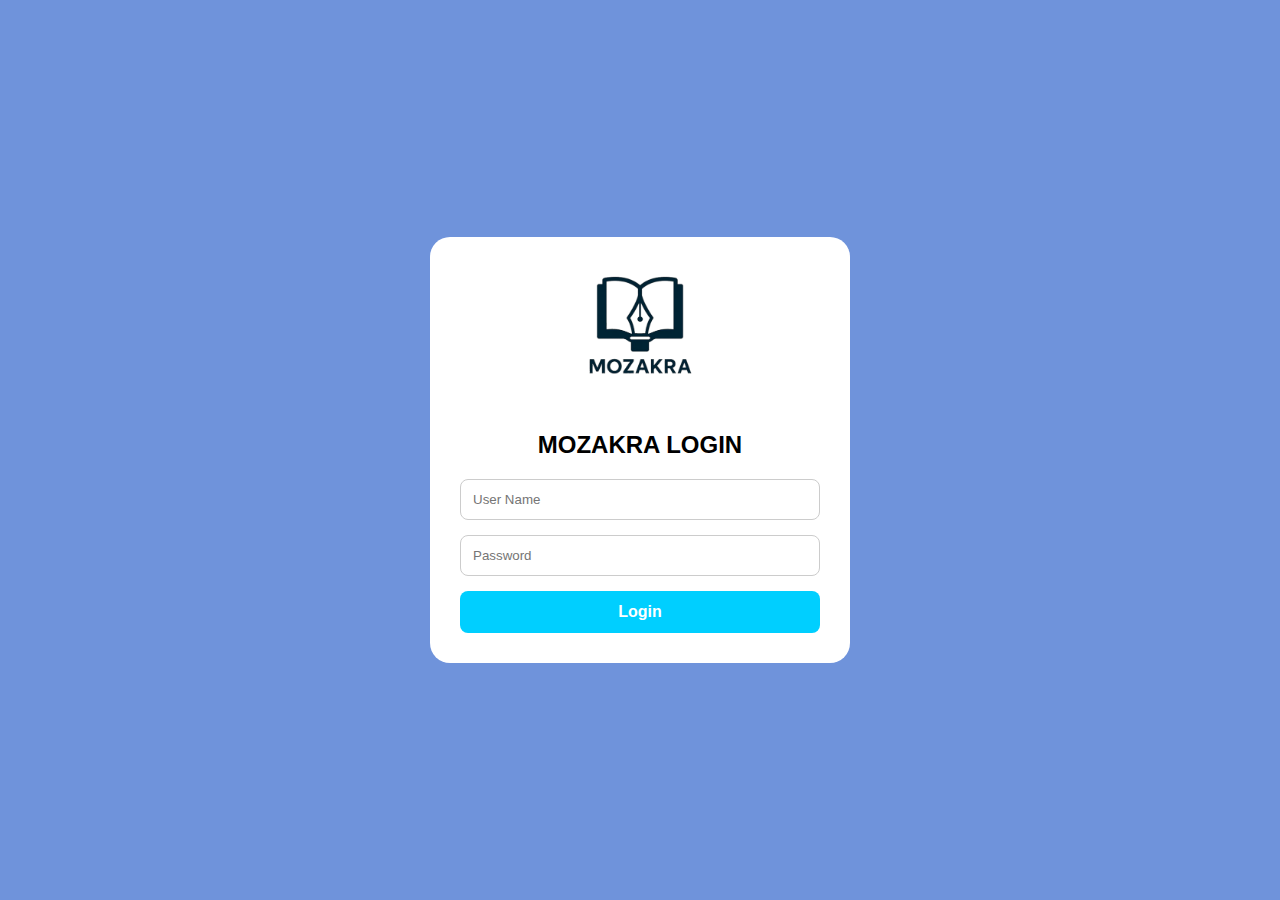
<file: notes.html>
<!DOCTYPE html>
<html lang="en">
<head>
    <meta charset="UTF-8">
    <meta name="viewport" content="width=device-width, initial-scale=1.0">
    <title>Mozakra - My Notes</title>
    <link href="https://fonts.googleapis.com/css2?family=Montserrat:wght@600;700&family=Segoe+UI:wght@400;600&display=swap" rel="stylesheet">
    <style>
        :root {
            --main-blue: #6f93db;
            --accent-blue: #00cfff;
            --bg-light: #f4f7fe;
            --text-dark: #333;
            --danger: #ff4d4d;
        }

        * { margin: 0; padding: 0; box-sizing: border-box; font-family: 'Segoe UI', sans-serif; }
        
        body { 
            background-color: var(--main-blue); /* خلفية المشروع الزرقاء */
            height: 100vh; 
            display: flex; 
            justify-content: flex-end; /* لترك مساحة للمحتوى والناف بار */
        }

        /* --- Sidebar Right --- */
        .navbar {
            width: 240px;
            background: #fff;
            height: 100vh;
            display: flex;
            flex-direction: column;
            padding: 40px 20px;
            box-shadow: -5px 0 15px rgba(0,0,0,0.1);
            order: 2;
        }

        .navbar .logo img { width: 120px; margin-bottom: 40px; align-self: center; }

        .nav-link {
            text-decoration: none;
            color: #bbb;
            font-family: 'Montserrat', sans-serif;
            font-size: 13px;
            font-weight: 700;
            text-transform: uppercase;
            padding: 15px;
            margin-bottom: 5px;
            transition: 0.3s;
            text-align: right;
            border-radius: 10px;
        }

        .nav-link.active { color: var(--accent-blue); background: #f0f7ff; }
        .nav-link:hover:not(.active) { color: var(--main-blue); background: #f9f9f9; }

        .logout-link { margin-top: auto; color: var(--danger); text-decoration: underline; font-size: 12px; font-weight: bold; text-align: center; cursor: pointer; }

        /* --- Main Content --- */
        .main-container {
            flex: 1;
            padding: 40px;
            overflow-y: auto;
            display: flex;
            flex-direction: column;
            align-items: center;
            order: 1;
        }

        .content-card {
            background: #fff;
            width: 100%;
            max-width: 800px;
            border-radius: 25px;
            padding: 35px;
            box-shadow: 0 15px 35px rgba(0,0,0,0.2);
        }

        .content-card h1 {
            font-family: 'Montserrat', sans-serif;
            font-size: 22px;
            color: var(--text-dark);
            margin-bottom: 25px;
            text-align: center;
            border-bottom: 2px solid #eee;
            padding-bottom: 15px;
        }

        /* --- Input Area --- */
        .input-group { margin-bottom: 30px; position: relative; }

        textarea {
            width: 100%;
            height: 120px;
            padding: 20px;
            border-radius: 15px;
            border: 1px solid #ddd;
            background: #f9f9f9;
            font-size: 14px;
            outline: none;
            resize: none;
            transition: 0.3s;
        }

        textarea:focus { border-color: var(--accent-blue); background: #fff; box-shadow: 0 0 10px rgba(0,207,255,0.1); }

        .btn-add {
            display: block;
            width: 160px;
            margin: 15px 0 0 auto;
            padding: 12px;
            background: var(--accent-blue);
            color: #fff;
            border: none;
            border-radius: 10px;
            font-weight: bold;
            text-transform: uppercase;
            cursor: pointer;
            transition: 0.3s;
        }

        .btn-add:hover { transform: translateY(-2px); box-shadow: 0 5px 15px rgba(0,207,255,0.3); }

        /* --- Notes Grid --- */
        .notes-grid {
            display: grid;
            grid-template-columns: repeat(auto-fill, minmax(220px, 1fr));
            gap: 20px;
            margin-top: 20px;
        }

        .note-item {
            background: #fcfdff;
            padding: 20px;
            border-radius: 18px;
            border: 1px solid #eef2f8;
            position: relative;
            transition: 0.3s;
            display: flex;
            flex-direction: column;
            justify-content: space-between;
        }

        .note-item:hover { transform: scale(1.02); box-shadow: 0 8px 20px rgba(0,0,0,0.05); }

        .note-item::before {
            content: '';
            position: absolute;
            top: 0; right: 20px;
            width: 40px; height: 4px;
            background: var(--accent-blue);
            border-radius: 0 0 5px 5px;
        }

        .note-item p { font-size: 14px; color: #555; line-height: 1.6; margin-bottom: 15px; word-wrap: break-word; }

        .note-footer {
            display: flex;
            justify-content: space-between;
            align-items: center;
            border-top: 1px solid #f0f0f0;
            padding-top: 10px;
        }

        .note-date { font-size: 10px; color: #aaa; font-weight: bold; }
        
        /* Scrollbar Style */
        ::-webkit-scrollbar { width: 6px; }
        ::-webkit-scrollbar-track { background: transparent; }
        ::-webkit-scrollbar-thumb { background: rgba(255,255,255,0.3); border-radius: 10px; }
    </style>
</head>
<body>

    <div class="main-container">
        <div class="content-card">
            <h1>My Personal Notes</h1>
            
            <div class="input-group">
                <textarea id="noteDescription" placeholder="Write your new note here..."></textarea>
                <button class="btn-add" id="addBtn" onclick="addNote()">Add Note</button>
            </div>

            <div id="notesContainer" class="notes-grid">
                </div>
        </div>
    </div>

    <nav class="navbar">
        <div class="logo">
            <img src="assets/Rectangle-6.png" alt="Mozakra"> </div>
        <a href="about.html" class="nav-link">Courses</a>
        <a href="#" class="nav-link active">Notes</a>
        <a href="profile.html" class="nav-link">Profile</a>
        <span class="logout-link" onclick="logout()">Logout</span>
    </nav>

    <script>
        const API_BASE = "https://mozakra-production.up.railway.app/api";
        const token = localStorage.getItem("token");

        if (!token) { window.location.href = "login.html"; }

        function logout() { localStorage.clear(); window.location.href = "login.html"; }

        async function addNote() {
            const desc = document.getElementById("noteDescription").value;
            const btn = document.getElementById("addBtn");
            if (!desc.trim()) return alert("Write something first!");

            btn.disabled = true;
            btn.innerText = "Saving...";

            try {
                const res = await fetch(`${API_BASE}/add-note`, {
                    method: "POST",
                    headers: {
                        "Content-Type": "application/json",
                        "Authorization": `Bearer ${token}`
                    },
                    body: JSON.stringify({ description: desc })
                });

                const data = await res.json();
                if (res.ok && data.success) {
                    document.getElementById("noteDescription").value = "";
                    loadNotes();
                } else {
                    alert("Error: " + (data.message || "Failed to add"));
                }
            } catch (e) {
                alert("Connection Error");
            } finally {
                btn.disabled = false;
                btn.innerText = "Add Note";
            }
        }

        async function loadNotes() {
            const container = document.getElementById("notesContainer");
            container.innerHTML = "<p style='font-size:12px; color:#bbb;'>Loading...</p>";

            try {
                const res = await fetch(`${API_BASE}/get-notes`, {
                    headers: { "Authorization": `Bearer ${token}` }
                });
                
                const data = await res.json();
                container.innerHTML = "";

                const notes = data.notes || data.data || [];

                if (notes.length === 0) {
                    container.innerHTML = "<p style='grid-column: 1/-1; text-align:center; color:#ccc; font-size:13px;'>No notes yet.</p>";
                    return;
                }

                notes.forEach(note => {
                    const date = note.createdAt ? new Date(note.createdAt).toLocaleDateString() : "Today";
                    const div = document.createElement("div");
                    div.className = "note-item";
                    div.innerHTML = `
                        <p>${note.description}</p>
                        <div class="note-footer">
                            <span class="note-date">${date}</span>
                        </div>
                    `;
                    container.appendChild(div);
                });
            } catch (e) {
                container.innerHTML = "<p>Error loading notes.</p>";
            }
        }

        window.onload = loadNotes;
    </script>
</body>
</html>
</file>
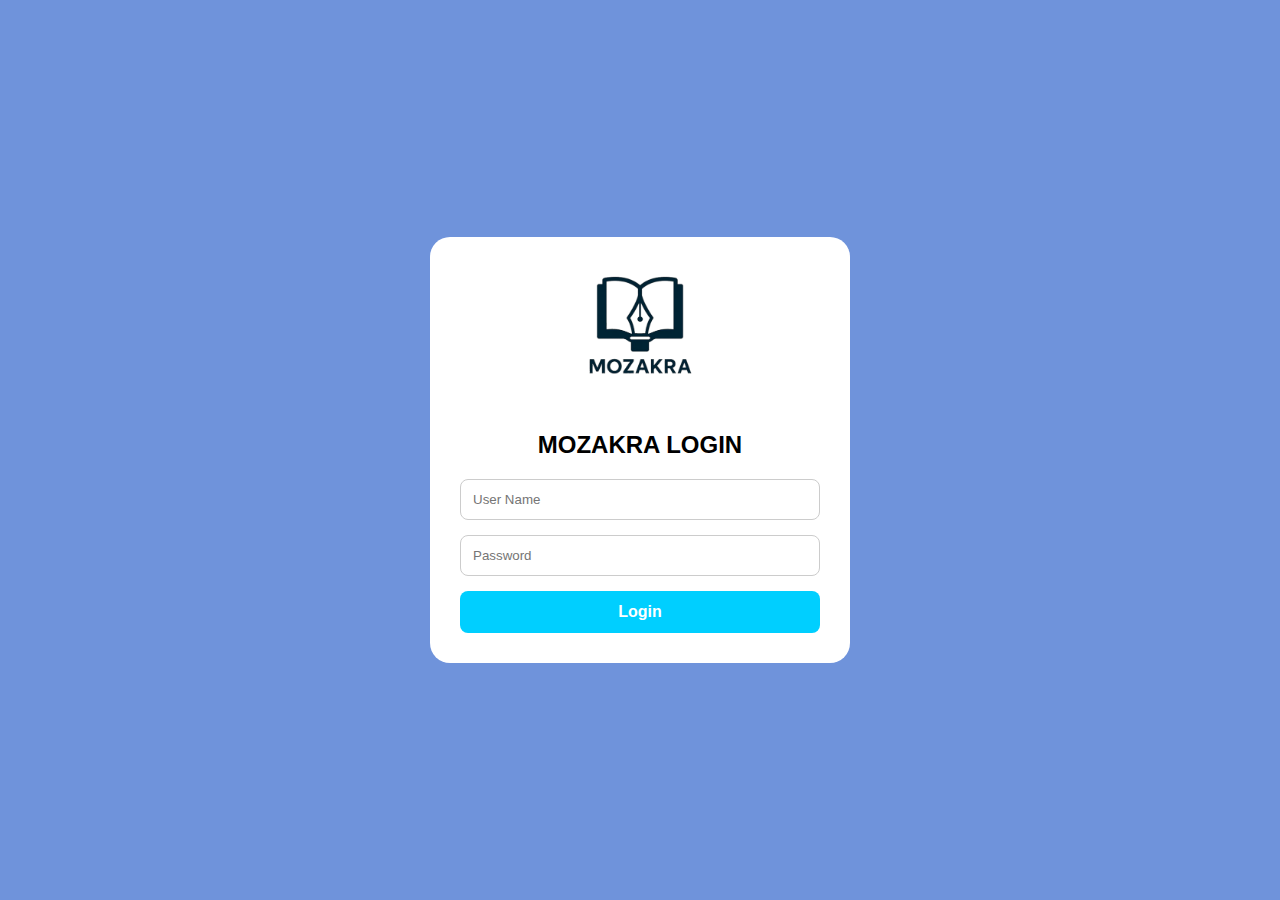
<file: profile.html>
<!DOCTYPE html>
<html lang="en">
<head>
    <meta charset="UTF-8">
    <meta name="viewport" content="width=device-width, initial-scale=1.0">
    <title>Mozakra - My Profile</title>
    <link href="https://fonts.googleapis.com/css2?family=Montserrat:wght@600;700&family=Segoe+UI:wght@400;600&display=swap" rel="stylesheet">
    <style>
        :root {
            --main-blue: #6f93db;
            --accent-blue: #00cfff;
            --white: #ffffff;
            --text-dark: #333;
            --gray-bg: #f8fafc;
            --success: #10b981;
        }

        * { margin: 0; padding: 0; box-sizing: border-box; font-family: 'Segoe UI', sans-serif; }
        
        body { 
            background-color: var(--main-blue); 
            height: 100vh; 
            display: flex; 
            overflow: hidden;
        }

        /* --- Sidebar Right --- */
        .navbar {
            width: 240px;
            background: var(--white);
            height: 100vh;
            display: flex;
            flex-direction: column;
            padding: 40px 20px;
            box-shadow: -5px 0 15px rgba(0,0,0,0.1);
            order: 2;
        }

        .navbar .logo img { width: 120px; margin-bottom: 40px; align-self: center; }

        .nav-link {
            text-decoration: none;
            color: #bbb;
            font-family: 'Montserrat', sans-serif;
            font-size: 13px;
            font-weight: 700;
            text-transform: uppercase;
            padding: 15px;
            margin-bottom: 5px;
            transition: 0.3s;
            text-align: right;
            border-radius: 10px;
        }

        .nav-link.active { color: var(--accent-blue); background: #f0f7ff; }
        .nav-link:hover:not(.active) { color: var(--main-blue); background: #f9f9f9; }

        /* --- Main Content --- */
        .main-content {
            flex: 1;
            padding: 40px;
            display: flex;
            justify-content: center;
            align-items: center;
            order: 1;
        }

        .profile-card {
            background: var(--white);
            width: 100%;
            max-width: 450px;
            border-radius: 40px;
            padding: 50px 40px;
            box-shadow: 0 25px 50px rgba(0,0,0,0.2);
            text-align: center;
            position: relative;
            overflow: hidden;
        }

        /* زينة علوية للبطاقة */
        .profile-card::before {
            content: '';
            position: absolute;
            top: 0; left: 0; right: 0;
            height: 10px;
            background: linear-gradient(to right, var(--main-blue), var(--accent-blue));
        }

        .avatar-container {
            position: relative;
            width: 120px;
            height: 120px;
            margin: 0 auto 25px;
        }

        .avatar-circle {
            width: 100%;
            height: 100%;
            background: var(--gray-bg);
            color: var(--main-blue);
            font-size: 45px;
            font-weight: bold;
            border-radius: 50%;
            display: flex;
            align-items: center;
            justify-content: center;
            border: 4px solid var(--white);
            box-shadow: 0 10px 20px rgba(0,0,0,0.05);
            font-family: 'Montserrat', sans-serif;
        }

        .status-dot {
            position: absolute;
            bottom: 8px;
            right: 8px;
            width: 20px;
            height: 20px;
            background: var(--success);
            border: 4px solid var(--white);
            border-radius: 50%;
        }

        .profile-card h1 { 
            font-family: 'Montserrat', sans-serif; 
            font-size: 26px; 
            color: var(--text-dark); 
            margin-bottom: 8px; 
        }

        .role-badge { 
            display: inline-block; 
            background: #e7f9ff; 
            color: var(--accent-blue); 
            padding: 6px 18px; 
            border-radius: 30px; 
            font-size: 11px; 
            font-weight: 800; 
            text-transform: uppercase;
            letter-spacing: 1px;
            margin-bottom: 35px;
        }

        .details-container {
            text-align: right;
            border-top: 1px solid #f0f0f0;
            padding-top: 25px;
        }

        .detail-item {
            margin-bottom: 20px;
        }

        .detail-label {
            font-size: 10px;
            color: #aaa;
            font-weight: bold;
            text-transform: uppercase;
            margin-bottom: 4px;
        }

        .detail-value {
            font-size: 16px;
            color: #444;
            font-weight: 600;
        }

        .footer-note {
            margin-top: 30px;
            font-size: 12px;
            color: #bbb;
            font-style: italic;
        }

        .logout-btn { 
            margin-top: 25px; 
            color: #ff4d4d; 
            font-size: 13px; 
            cursor: pointer; 
            font-weight: bold; 
            display: block; 
            text-decoration: none; 
            transition: 0.2s;
        }
        .logout-btn:hover { opacity: 0.7; }

    </style>
</head>
<body>

    <div class="main-content">
        <div class="profile-card">
            <div class="avatar-container">
                <div class="avatar-circle" id="userInitial">A</div>
                <div class="status-dot"></div>
            </div>

            <h1 id="profName">Administrator</h1>
            <span class="role-badge" id="profRole">System Manager</span>

            <div class="details-container">
                <div class="detail-item">
                    <div class="detail-label">Username / Email</div>
                    <div class="detail-value" id="profEmail">42021001@hti.edu.eg</div>
                </div>

                <div class="detail-item">
                    <div class="detail-label">Account Status</div>
                    <div class="detail-value" style="color: var(--success);">Active & Verified</div>
                </div>

                <div class="detail-item">
                    <div class="detail-label">Department</div>
                    <div class="detail-value">HTI Learning Platform</div>
                </div>
            </div>

            <p class="footer-note">This profile is managed by the central admin system.</p>
            
            <a href="login.html" onclick="localStorage.clear()" class="logout-btn">Sign Out</a>
        </div>
    </div>

    <nav class="navbar">
        <div class="logo">
            <img src="assets/Rectangle-6.png" alt="Mozakra">
        </div>
        <a href="dashboard.html" class="nav-link">Dashboard</a>
        <a href="about.html " class="nav-link">Courses</a>
        <a href="notes.html" class="nav-link">Notes</a>
        <a href="#" class="nav-link active">Profile</a>
    </nav>

    <script>
        const token = localStorage.getItem("token");

        function loadProfile() {
            if (!token) { window.location.href = "login.html"; return; }

            // البيانات الافتراضية لحسابك
            const adminEmail = "42021001@hti.edu.eg";
            const adminName = "HTI Admin";
            
            document.getElementById("profName").innerText = adminName;
            document.getElementById("profEmail").innerText = adminEmail;
            document.getElementById("userInitial").innerText = adminName.charAt(0);
        }

        window.onload = loadProfile;
    </script>
</body>
</html>
</file>
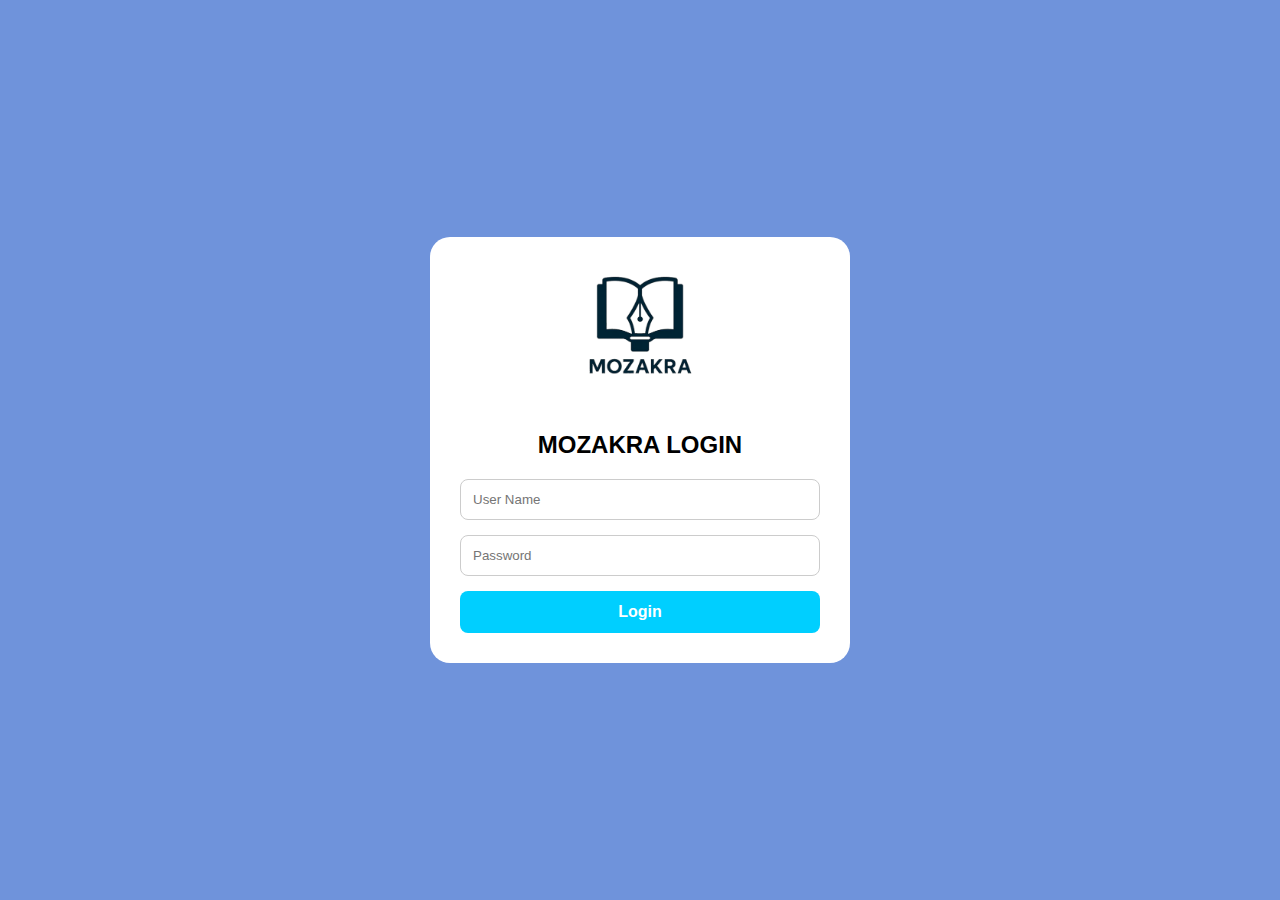
<file: sub_page.html>
<!DOCTYPE html>
<html lang="en">
<head>
  <meta charset="UTF-8" />
  <meta name="viewport" content="width=device-width, initial-scale=1.0" />
  <title>Mozakra</title>

  <!-- Google Font -->
  <link href="https://fonts.googleapis.com/css2?family=Montserrat:wght@600;700&display=swap" rel="stylesheet">

  <style>
    /* About CS Section */
.about-cs {
  display: flex;
  justify-content: center;
  margin: 60px 0 100px;
}

.about-card {
  width: 80%;
  max-width: 900px;
  background: linear-gradient(135deg, #acb3b4, #4aa3ff);
  padding: 35px 40px;
  border-radius: 16px;
  text-decoration: none;
  color: white;
  box-shadow: 0 15px 40px rgba(0,0,0,0.15);
  transition: transform 0.3s ease, box-shadow 0.3s ease;  
}

.about-card h2 {
  font-size: 28px;
  margin-bottom: 15px;
}

.about-card p {
  font-size: 15px;
  opacity: 0.95;
  line-height: 1.6;
}

.about-card span {
  display: inline-block;
  margin-top: 18px;
  font-weight: 700;
}

.about-card:hover {
  transform: translateY(-6px);
  box-shadow: 0 25px 50px rgba(0,0,0,0.25);
}

    * {
      margin: 0;
      padding: 0;
      box-sizing: border-box;
      font-family: 'Montserrat', sans-serif;
    }

    body {
      background-color: #6f93db;
      color: #fff;
    }

    /* Navbar */
    .navbar {
      display: flex;
      justify-content: space-between;
      align-items: center;
      padding: 20px 60px;
    }

    .logo {
      font-size: 26px;
      font-weight: 700;
    }

    .nav-links {
      display: flex;
      align-items: center;
      gap: 25px;
    }

    .nav-links a {
      text-decoration: none;
      color: white;
      font-weight: 600;
    }

    .btn-join {
      background: linear-gradient(135deg, #acb3b4, #4aa3ff);
      padding: 8px 16px;
      border-radius: 8px;
      font-weight: 700;
      color: white;
    }

    /* Quote */
    .quote {
      text-align: center;
      margin: 80px auto 50px;
      max-width: 900px;
    }

    .quote h1 {
      font-size: 34px;
      line-height: 1.4;
    }

    .quote p {
      margin-top: 25px;
      font-size: 15px;
      opacity: 0.9;
    }

    /* Images Grid */
    .images {
      padding: 0 60px 80px;
    }

    .image-grid {
      display: grid;
      grid-template-columns: repeat(4, 1fr);
      gap: 20px;
    }

    .image-item {
      border-radius: 10px;
      overflow: hidden;
      background: transparent;
    }

    .image-item img {
      width: 100%;
      height: 180px;
      object-fit: cover;
      display: block;
    }

    @media (max-width: 900px) {
      .image-grid {
        grid-template-columns: repeat(2, 1fr);
      }
    }

    @media (max-width: 500px) {
      .image-grid {
        grid-template-columns: 1fr;
      }
      .navbar {
        padding: 20px;
      }
    }
  </style>
</head>

<body>

  <!-- Header -->
  <header class="navbar">
    <div class="logo">Mozakra</div>

    <nav class="nav-links">
      <a href="index.html">Home</a>
      <a href="chat.html">Mozakra AI</a>
      <a href="course.html" class="btn-join">Join US</a>
    </nav>
  </header>

  <!-- Quote -->
  <section class="quote">
    <h1>"Every subject takes you one step closer to your goal"</h1>
    <p>
      Focus today, shine tomorrow —  
      Small steps in study, big steps in success.
    </p>
  </section>

  <!-- Images -->
  <section class="images">
    <div class="image-grid">

      <div class="image-item">
        <a href="https://www.youtube.com/playlist?list=PLxIvc-MGOs6gkSl_PPAVJpebKDLo-ijEC" target="_blank">
          <img src="assets/calcus.png" onerror="this.parentElement.style.display='none'">
        </a>
      </div>

      <div class="image-item">
        <a href="https://www.youtube.com/playlist?list=PLCXxeGQt1gBwgIJm6VGCBYJ6BgLTtnTeg" target="_blank">
          <img src="assets/OIP.webp" onerror="this.parentElement.style.display='none'">
        </a>
      </div>

      <div class="image-item">
        <a href="https://www.youtube.com/playlist?list=PLxIvc-MGOs6gZlMVYOOEtUHJmfUquCjwz" target="_blank">
          <img src="assets/math.png" onerror="this.parentElement.style.display='none'">
        </a>
      </div>

      <div class="image-item">
        <a href="https://www.youtube.com/playlist?list=PLCXxeGQt1gBx_DWGDSjPmrpWZrjZgrH9b" target="_blank">
          <img src="assets/physics.png" onerror="this.parentElement.style.display='none'">
        </a>
      </div>

      <div class="image-item">
        <a href="https://youtu.be/owCqVRbZlbg" target="_blank">
          <img src="assets/data-structure.png" onerror="this.parentElement.style.display='none'">
        </a>
      </div>

      <div class="image-item">
        <a href="https://youtu.be/61yz7sVvQgs" target="_blank">
          <img src="assets/ai.png" onerror="this.parentElement.style.display='none'">
        </a>
      </div>

      <div class="image-item">
        <a href="https://www.youtube.com/watch?v=klGULy6aQvo" target="_blank">
          <img src="assets/english.png" onerror="this.parentElement.style.display='none'">
        </a>
      </div>

      <div class="image-item">
        <a href="https://www.youtube.com/playlist?list=PLCXxeGQt1gBwdHRJ8fCjtqiwQbqytx0Cm" target="_blank">
          <img src="assets/Rectangle4.png" onerror="this.parentElement.style.display='none'">
        </a>
      </div>

    </div>
  </section>
<!-- About CS Department -->
<section class="about-cs">
  <a href="cs_department.html" class="about-card">
    <h2>About CS Department</h2>
    <p>
      Learn more about the Computer Science department, its courses,
      opportunities, and future careers.
    </p>
    <span>Explore →</span>
  </a>
</section>
// في بداية sub_page.html
<script>document.addEventListener('DOMContentLoaded', function() {
  const token = localStorage.getItem('auth_token');
  
  if (!token) {
    console.log('لا يوجد token، التوجيه للدخول');
    window.location.href = "login.html";
    return;
  }
  
  console.log('أهلاً! Token:', token.substring(0, 20) + '...');
});
 </script>
</body>
</html>
</file>
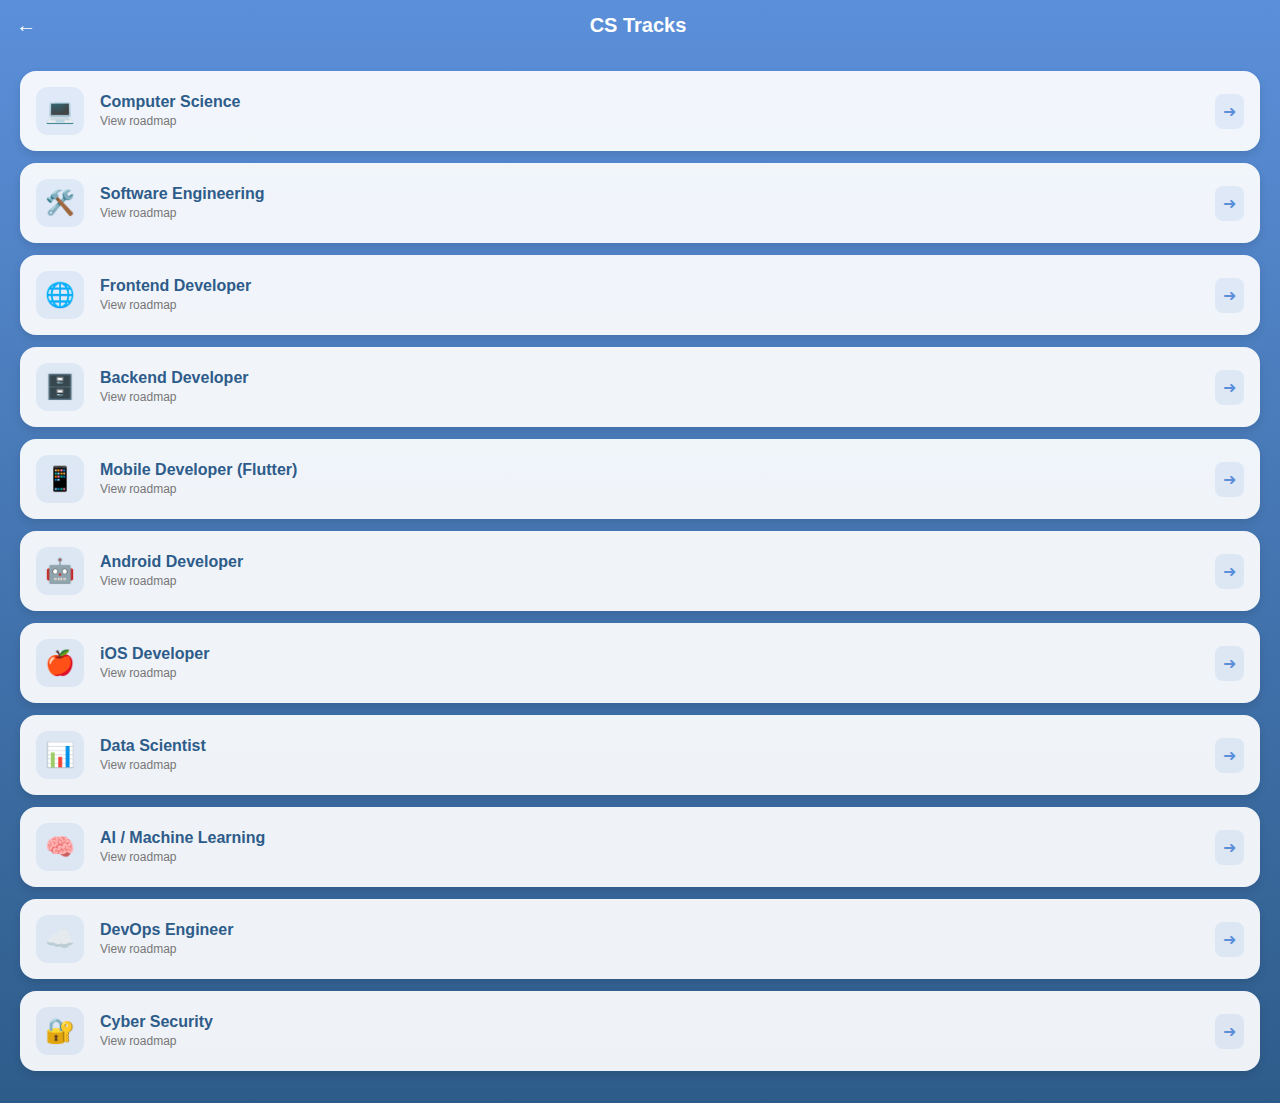
<file: trakc.html>
<!DOCTYPE html>
<html lang="en">
<head>
<meta charset="UTF-8" />
<meta name="viewport" content="width=device-width, initial-scale=1.0" />
<title>CS Tracks</title>

<style>
* {
  box-sizing: border-box;
  font-family: Arial, Helvetica, sans-serif;
}

body {
  margin: 0;
  min-height: 100vh;
  background: linear-gradient(to bottom, #5B8FD9, #2E5C8A);
}

/* ===== APP BAR ===== */
.app-bar {
  display: flex;
  align-items: center;
  padding: 14px 16px;
  color: white;
}

.app-bar h2 {
  flex: 1;
  text-align: center;
  margin: 0;
  font-size: 20px;
  font-weight: bold;
}

.back-btn {
  cursor: pointer;
  font-size: 20px;
}

/* ===== LIST ===== */
.container {
  padding: 20px;
}

.track-card {
  background: rgba(255, 255, 255, 0.92);
  border-radius: 16px;
  padding: 16px;
  display: flex;
  align-items: center;
  gap: 16px;
  margin-bottom: 12px;
  cursor: pointer;
  transition: transform .15s ease, box-shadow .15s ease;
  box-shadow: 0 4px 8px rgba(0,0,0,0.1);
}

.track-card:hover {
  transform: translateY(-2px);
  box-shadow: 0 6px 12px rgba(0,0,0,0.15);
}

.icon-box {
  width: 48px;
  height: 48px;
  border-radius: 12px;
  background: rgba(91,143,217,0.12);
  display: flex;
  align-items: center;
  justify-content: center;
  font-size: 24px;
  color: #5B8FD9;
}

.track-info {
  flex: 1;
}

.track-info h4 {
  margin: 0;
  font-size: 16px;
  color: #2E5C8A;
}

.track-info span {
  font-size: 12px;
  color: #777;
}

.arrow {
  background: rgba(91,143,217,0.12);
  border-radius: 8px;
  padding: 8px;
  color: #5B8FD9;
  font-size: 16px;
}
</style>
</head>

<body>

<!-- APP BAR -->
<div class="app-bar">
  <div class="back-btn" onclick="history.back()">←</div>
  <h2>CS Tracks</h2>
  <div style="width:24px"></div>
</div>

<!-- LIST -->
<div class="container" id="tracksList"></div>

<script>
const csTracks = [
  { name: "Computer Science", url: "https://roadmap.sh/computer-science", icon: "💻" },
  { name: "Software Engineering", url: "https://roadmap.sh/software-engineer", icon: "🛠️" },
  { name: "Frontend Developer", url: "https://roadmap.sh/frontend", icon: "🌐" },
  { name: "Backend Developer", url: "https://roadmap.sh/backend", icon: "🗄️" },
  { name: "Mobile Developer (Flutter)", url: "https://roadmap.sh/flutter", icon: "📱" },
  { name: "Android Developer", url: "https://roadmap.sh/android", icon: "🤖" },
  { name: "iOS Developer", url: "https://roadmap.sh/ios", icon: "🍎" },
  { name: "Data Scientist", url: "https://roadmap.sh/data-scientist", icon: "📊" },
  { name: "AI / Machine Learning", url: "https://roadmap.sh/ai", icon: "🧠" },
  { name: "DevOps Engineer", url: "https://roadmap.sh/devops", icon: "☁️" }, 
  { name: "Cyber Security", url: "https://roadmap.sh/cyber-security", icon: "🔐" }
];

const list = document.getElementById("tracksList");

csTracks.forEach(track => {
  const card = document.createElement("div");
  card.className = "track-card";
  card.onclick = () => window.open(track.url, "_blank");

  card.innerHTML = `
    <div class="icon-box">${track.icon}</div>
    <div class="track-info">
      <h4>${track.name}</h4>
      <span>View roadmap</span>
    </div>
    <div class="arrow">➜</div>
  `;

  list.appendChild(card);
});
</script>

</body>
</file>
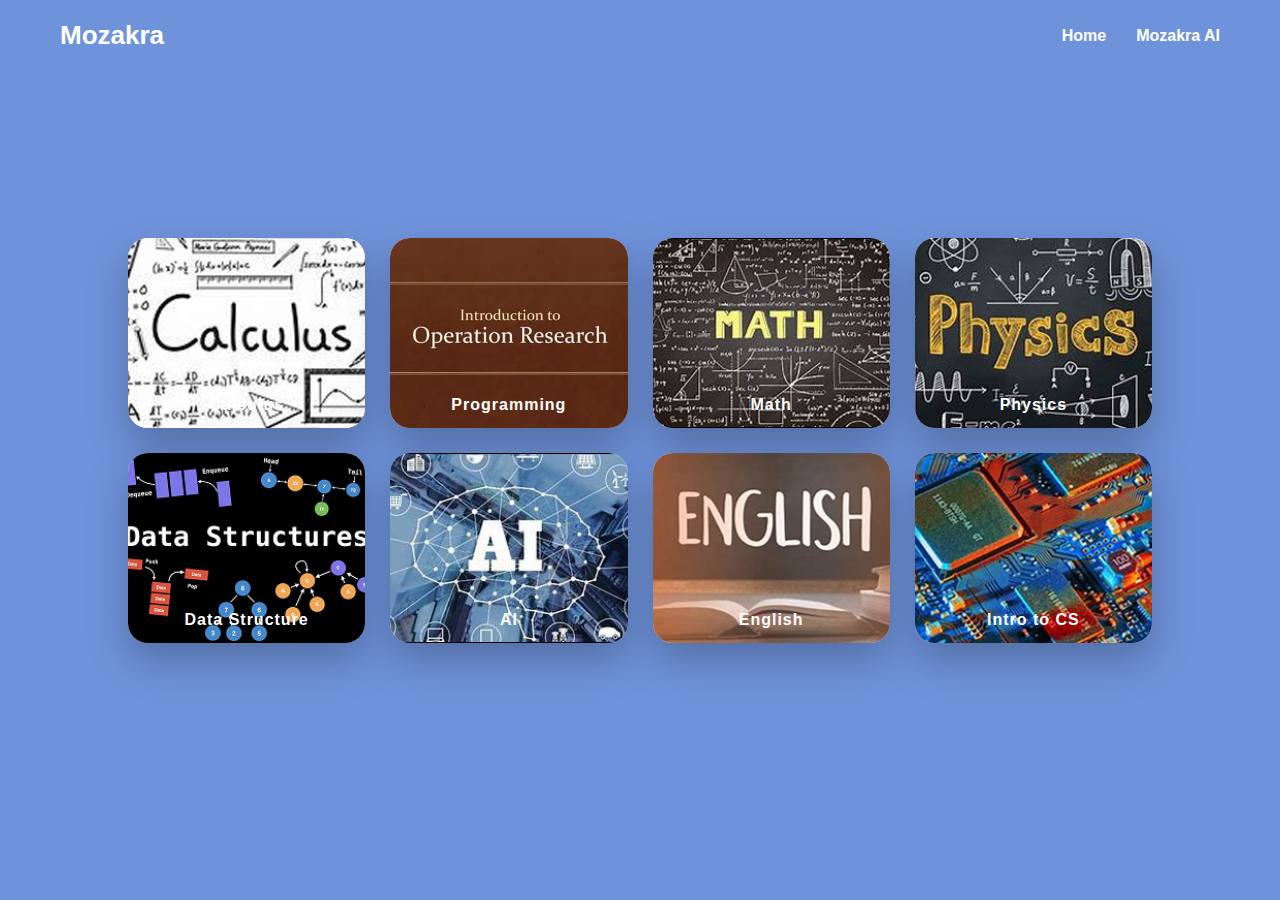
<file: videos.html>
<!DOCTYPE html>
<html lang="en">
<head>
<meta charset="UTF-8">
<meta name="viewport" content="width=device-width, initial-scale=1.0">
<title>Mozakra Videos</title>

<style>
* {
  margin: 0;
  padding: 0;
  box-sizing: border-box;
  font-family: Arial, sans-serif;
}

body {
  background: #6f93db;
  min-height: 100vh;
}

/* ===== NAVBAR ===== */
.navbar {
  display: flex;
  justify-content: space-between;
  align-items: center;
  padding: 20px 60px;
}

.logo {
  color: white;
  font-size: 26px;
  font-weight: bold;
}

.nav-links {
  display: flex;
  gap: 30px;
}

.nav-links a {
  color: white;
  text-decoration: none;
  font-weight: 600;
}

/* ===== TITLE ===== */
.term-title{
  text-align:center;
  margin:40px 0 60px;
  font-size:58px;
  font-weight:900;
  letter-spacing:6px;
  color:white;
  text-transform:uppercase;

  opacity:0;
  animation:
    intro 1.4s ease-out forwards,
    pulse 2.5s ease-in-out infinite;

  animation-delay: .3s, 1.8s;
}

@keyframes intro{
  0%{
    opacity:0;
    transform:translateY(50px) scale(.8);
  }
  100%{
    opacity:1;
    transform:translateY(0) scale(1);
  }
}

@keyframes pulse{
  0%{
    text-shadow:0 0 5px rgba(255,255,255,.2);
  }
  50%{
    text-shadow:0 0 25px rgba(255,255,255,.8);
  }
  100%{
    text-shadow:0 0 5px rgba(255,255,255,.2);
  }
}


/* ===== CENTER ===== */
.center {
  display: flex;
  justify-content: center;
}

/* ===== GRID ===== */
.grid {
  display: grid;
  grid-template-columns: repeat(4, 1fr);
  gap: 25px;
  width: 80%;
  max-width: 1100px;
  margin-bottom: 80px;
}

/* ===== CARD ===== */
.card{
  position:relative;
  background:#fff;
  border-radius:20px;
  overflow:hidden;
  box-shadow:0 18px 40px rgba(0,0,0,.25);
  transition:transform .35s ease, box-shadow .35s ease;
}

.card::after{
  content:"";
  position:absolute;
  inset:0;
  background:linear-gradient(
    to top,
    rgba(0,0,0,.55),
    rgba(0,0,0,.1),
    transparent
  );
  opacity:0;
  transition:.35s;
}

.card:hover{
  transform:translateY(-12px) scale(1.02);
  box-shadow:0 30px 60px rgba(0,0,0,.35);
}

.card:hover::after{
  opacity:1;
}

.card img{
  width:100%;
  height:190px;
  object-fit:cover;
  display:block;
  transition:transform .5s ease;
}

.card:hover img{
  transform:scale(1.1);
}

.card h3{
  position:absolute;
  bottom:0;
  width:100%;
  padding:14px;
  margin:0;
  text-align:center;
  color:#fff;
  font-size:16px;
  font-weight:700;
  letter-spacing:1px;
  z-index:2;
  background:transparent;
}


/* ===== RESPONSIVE ===== */
@media (max-width: 1000px) {
  .grid {
    grid-template-columns: repeat(2, 1fr);
  }
}

@media (max-width: 500px) {
  .grid {
    grid-template-columns: 1fr;
  }

  .navbar {
    padding: 20px;
  }
}
</style>
</head>

<body>

<!-- NAVBAR -->
<header class="navbar">
  <div class="logo">Mozakra</div>
  <nav class="nav-links">
    <a href="index.html">Home</a>
    <a href="chat.html">Mozakra AI</a>
  </nav>
</header>

<!-- TITLE -->
<div class="term-title">FIRST TERM</div>

<!-- CONTENT -->
<div class="center">
  <div class="grid">

    <a class="card" href="https://www.youtube.com/playlist?list=PLxIvc-MGOs6gkSl_PPAVJpebKDLo-ijEC" target="_blank">
      <img src="assets/calcus.png">
      <h3>Calculus</h3>
    </a>

    <a class="card" href="https://www.youtube.com/playlist?list=PLCXxeGQt1gBwgIJm6VGCBYJ6BgLTtnTeg" target="_blank">
      <img src="assets/OIP.webp">
      <h3>Programming</h3>
    </a>

    <a class="card" href="https://www.youtube.com/playlist?list=PLxIvc-MGOs6gZlMVYOOEtUHJmfUquCjwz" target="_blank">
      <img src="assets/math.png">
      <h3>Math</h3>
    </a>

    <a class="card" href="https://www.youtube.com/playlist?list=PLCXxeGQt1gBx_DWGDSjPmrpWZrjZgrH9b" target="_blank">
      <img src="assets/physics.png">
      <h3>Physics</h3>
    </a>

    <a class="card" href="https://youtu.be/owCqVRbZlbg" target="_blank">
      <img src="assets/data-structure.png">
      <h3>Data Structure</h3>
    </a>

    <a class="card" href="https://youtu.be/61yz7sVvQgs" target="_blank">
      <img src="assets/ai.png">
      <h3>AI</h3>
    </a>

    <a class="card" href="https://www.youtube.com/watch?v=klGULy6aQvo" target="_blank">
      <img src="assets/english.png">
      <h3>English</h3>
    </a>

    <a class="card" href="https://www.youtube.com/playlist?list=PLCXxeGQt1gBwdHRJ8fCjtqiwQbqytx0Cm" target="_blank">
      <img src="assets/Rectangle4.png">
      <h3>Intro to CS</h3>
    </a>

  </div>
</div>

</body>
</html>
</file>
<file: style.css>
/* ========== BASE ========== */
:root{
  --bg-1:#6f93e6;
  --bg-2:#78b2ff;
  --accent:#15d6f9;
  --primary:#17c6f2;
  --white: #ffffff;
  --muted: rgba(255,255,255,0.85);
  --card-bg: rgba(255,255,255,0.08);
  --container-max:1200px;
}

*{box-sizing:border-box;margin:0;padding:0}
html,body{height:100%}

body{
  font-family: "Poppins", sans-serif;
  background: linear-gradient(180deg,var(--bg-1) 0%, #6f93e6 40%, #6c90e6 100%);
  color:var(--white);
  -webkit-font-smoothing:antialiased;
  -moz-osx-font-smoothing:grayscale;
  position: relative;
  overflow-x: hidden;
}

/* ===== Top-left decorative blob ===== */
/*.bg-blob{
  position: absolute;
  top: -120px;
  left: -140px;
  width: 420px;
  height: 420px;
  background: url("./assets/vector.png") no-repeat center / contain;
  z-index: 0;
  pointer-events: none;
}

/* ===== abstract background shape ===== */
body::before{
  content: "";
  position: absolute;
  top: -120px;
  left: -140px;
  width: 420px;
  height: 420px;
  background: rgba(255,255,255,0.15);
  border-radius: 60% 40% 30% 70% / 60% 30% 70% 40%;
  z-index: 0;
  pointer-events: none;
}

/* ========== LAYOUT HELPERS ========== */
.container{
  width:92%;
  max-width:var(--container-max);
  margin:0 auto;
  position: relative;
  z-index: 5;
}

/* ========== HEADER ========== */
.site-header{
  padding:28px 0;
  position: relative;
  z-index: 5;
}
.header-inner{
  display:flex;
  align-items:center;
  justify-content:space-between;
  gap:20px;
}
.brand{
  font-size:34px;
  font-weight:800;
  color:var(--white);
  letter-spacing:0.5px;
}

/* nav */
nav{
  position: relative;
  z-index: 10;
}
nav a{
  color:var(--white);
  text-decoration:none;
  font-weight:600;
  opacity:0.95;
  letter-spacing:0.6px;
  margin-right:18px;
  position: relative;
  z-index: 15;
}

.header-actions{
  display:flex;
  gap:18px;
  align-items:center;
  position: relative;
  z-index: 15;
}

.login{
  color:var(--white);
  text-decoration:none;
  font-weight:600;
}

.btn-join{
  background:linear-gradient(180deg,#2de6ff,#03d0ff);
  padding:10px 16px;
  border-radius:10px;
  color:#042033;
  text-decoration:none;
  font-weight:700;
  box-shadow:0 6px 18px rgba(3,208,255,0.15);
}

/* ========== HERO ========== */
.hero{
  padding:40px 0 120px;
  position: relative;
  z-index: 5;
}
.hero-inner{
  display:flex;
  align-items:center;
  justify-content:space-between;
  gap:40px;
}

/* LEFT */
.hero-left{flex:1;min-width:320px;max-width:560px}
.kicker{display:inline-block;color:var(--accent);font-weight:700;margin-bottom:10px}
.hero-title{
  font-size:56px;
  line-height:1.02;
  margin:6px 0 20px;
  font-weight:800;
}
.hero-sub{
  color:var(--muted);
  font-size:16px;
  margin-bottom:30px;
  max-width:420px;
  line-height:1.6;
}

/* CTAs */
.hero-ctas{display:flex;gap:18px}
.cta{
  display:inline-block;
  padding:14px 28px;
  border-radius:12px;
  text-decoration:none;
  font-weight:700;
  font-size:15px;
  box-shadow:0 6px 14px rgba(0,0,0,0.08);
  position: relative;
  z-index: 10;
}
.cta-primary{
  background:linear-gradient(180deg,#27e6ff,#08c6f6);
  color:#042033;
}
.cta-secondary{
  background:#e6e9ee22;
  color:var(--accent);
  border: 2px solid rgba(255,255,255,0.08);
}

/* RIGHT */
.hero-right{
  flex:0 0 520px;
  display:flex;
  align-items:center;
  justify-content:flex-end;
  gap:18px;
  position:relative;
}
.image-card{
  background: rgba(255,255,255,0.12);
  padding:18px;
  border-radius:36px;
  box-shadow: 0 18px 50px rgba(12,38,84,0.2);
  width:420px;
  height:420px;
  overflow:hidden;
}
.image-card img{
  width:100%;
  height:100%;
  object-fit:cover;
  border-radius:24px;
}

/* decorative square */
.decor-square{
  position:absolute;
  right:-20px;
  top:40px;
  width:80px;
  height:80px;
  background:linear-gradient(180deg,#28f0ff,#00c6ff);
  border-radius:14px;
  box-shadow:0 10px 30px rgba(3,208,255,0.12);
  z-index: 1;
}

/* ========== RESPONSIVE ========== */
@media (max-width:1000px){
  .hero-inner{flex-direction:column-reverse;text-align:center}
  .image-card{width:320px;height:320px}
  .hero-title{font-size:40px}
  .brand{font-size:28px}
}

@media (max-width:480px){
  .image-card{width:260px;height:260px}
  .hero-title{font-size:32px}
  .cta{padding:12px 20px;font-size:14px}
}
</file>
<file: course.css>
* {
  margin: 0;
  padding: 0;
  box-sizing: border-box;
  font-family: 'Montserrat', sans-serif;
}

body {
  background-color: #6f93db;
  color: white;
}

/* Navbar */
.navbar {
  display: flex;
  justify-content: space-between;
  align-items: center;
  padding: 25px 60px;
}

.logo {
  font-size: 32px;
  font-weight: 700;
}

.nav-links {
  display: flex;
  gap: 40px;
}

.nav-links a {
  text-decoration: none;
  color: white;
  font-weight: 600;
  letter-spacing: 1px;
}

.nav-links .active {
  font-style: italic;
}

/* Course Section */
.course {
  display: flex;
  align-items: flex-start;   /* يخلي الكلام يبدأ من فوق */
  padding: 60px;
  gap: 30px;                 /* يقلل المسافة */
}


.course-left img {
  width: 520px;
  border-radius: 20px;
}

.course-buttons {
  margin-top: 25px;
  display: flex;
  gap: 20px;
}

.btn {
  padding: 12px 28px;
  border-radius: 30px;
  border: none;
  font-size: 16px;
  font-weight: 700;
  cursor: pointer;
}

.join {
  background-color: #00d4ff;
  color: white;
}

.share {
  background-color: white;
  color: #00d4ff;
  display: flex;
  align-items: center;
  gap: 10px;
}

/* Course Details */
.course-right h2 {
  font-size: 32px;
  margin-bottom: 20px;
  color: black;
}

.course-right p {
  font-size: 20px;
  margin-bottom: 10px;
  color: black;
}

.course-right .more {
  margin-top: 15px;
  font-weight: 600;
}

/* Footer */
.footer {
  margin: 80px 60px 20px;
  padding: 30px;
  border: 1px solid rgba(255,255,255,0.4);
  display: flex;
  justify-content: space-between;
}

.footer-box h4 {
  margin-bottom: 15px;
}

.footer-box a {
  display: block;
  color: white;
  text-decoration: none;
  margin-bottom: 8px;
}

.footer-box p {
  font-size: 14px;
}

/* Copyright */
.copyright {
  text-align: center;
  margin-bottom: 20px;
  font-size: 14px;
  opacity: 0.9;
}
</file>
